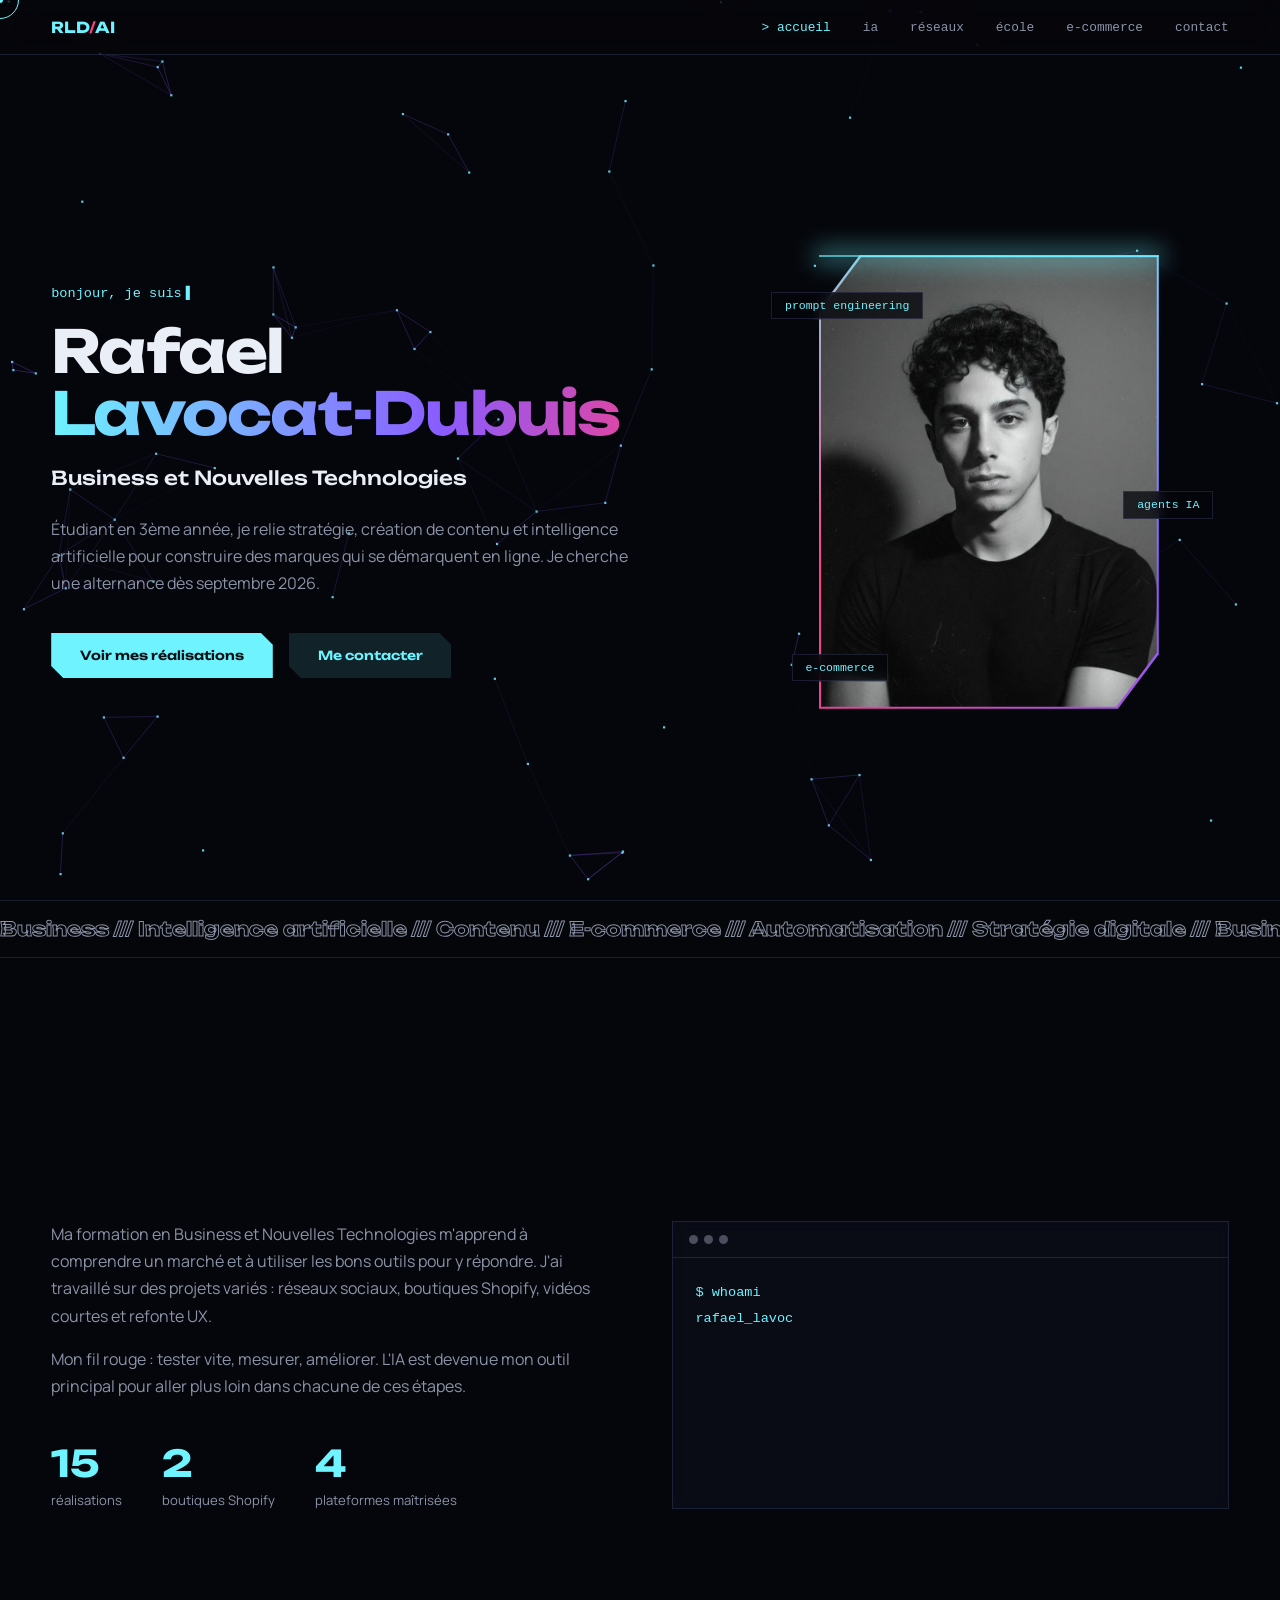
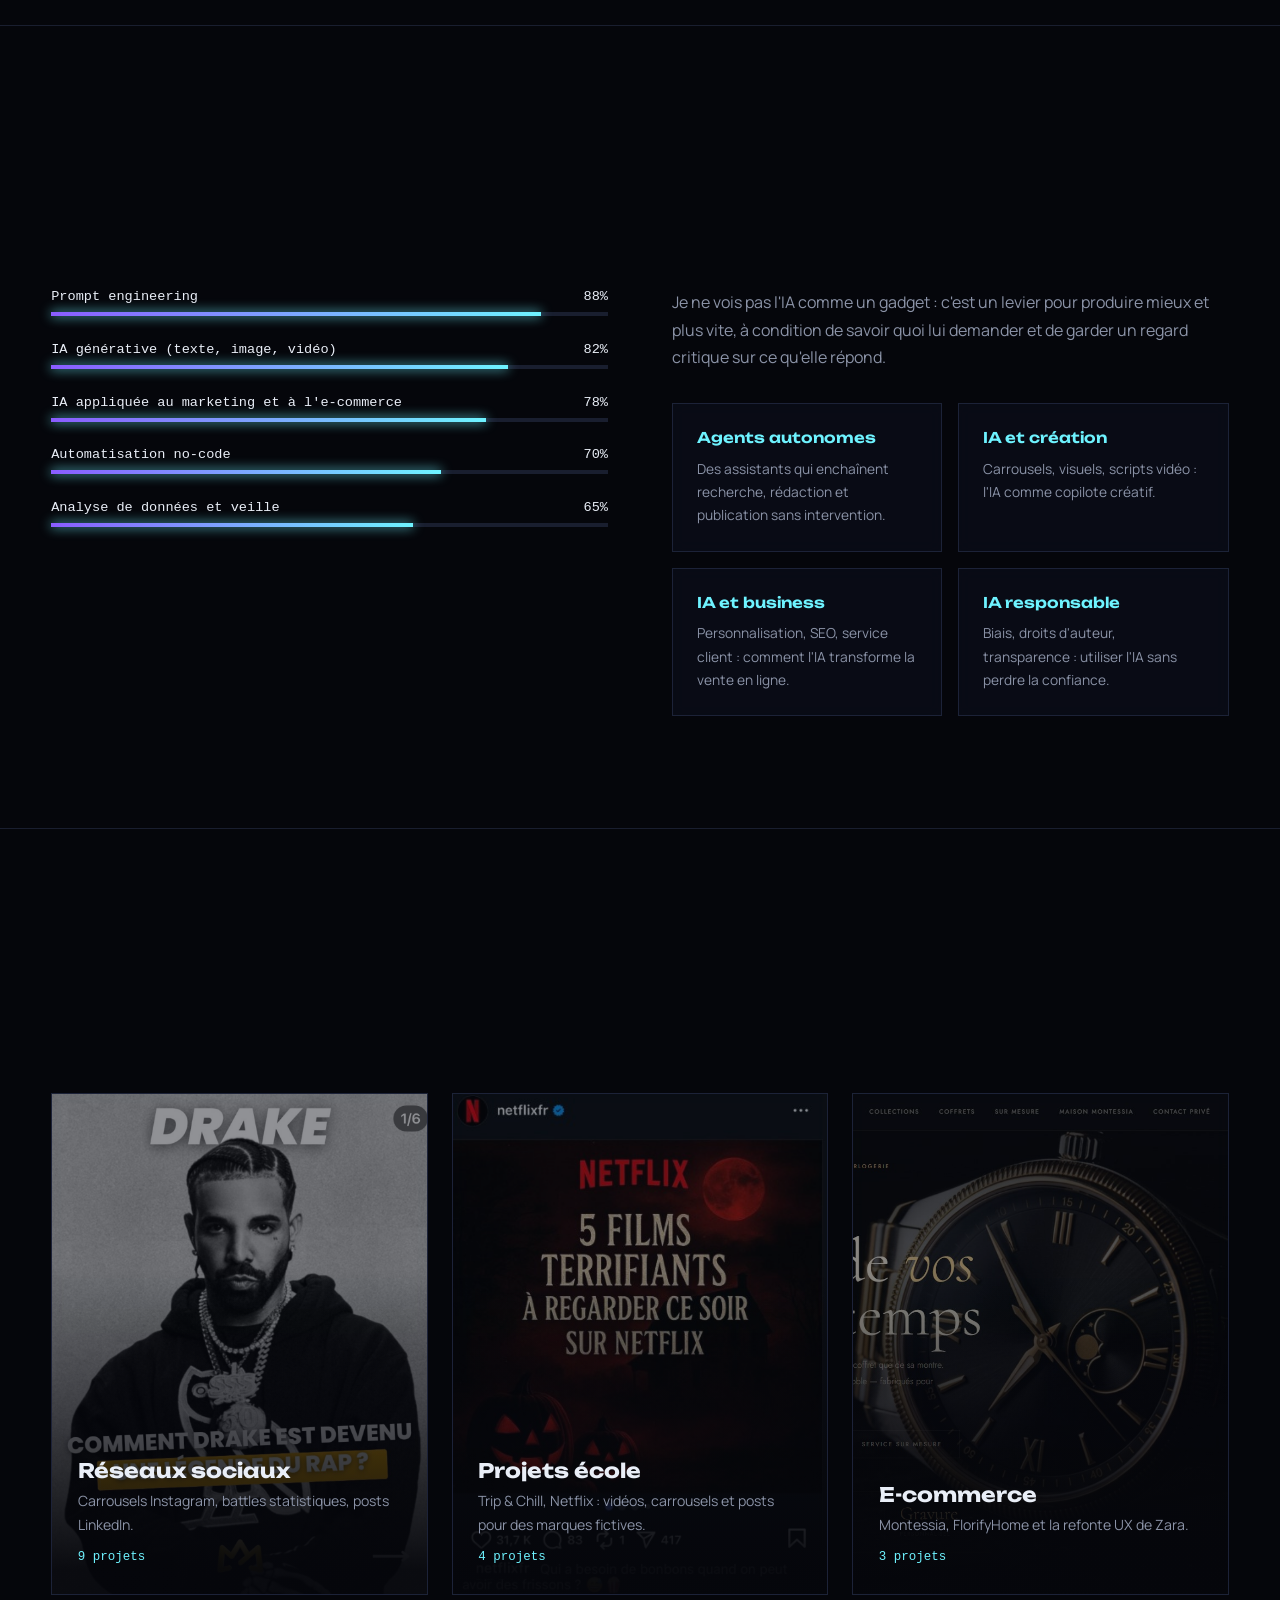
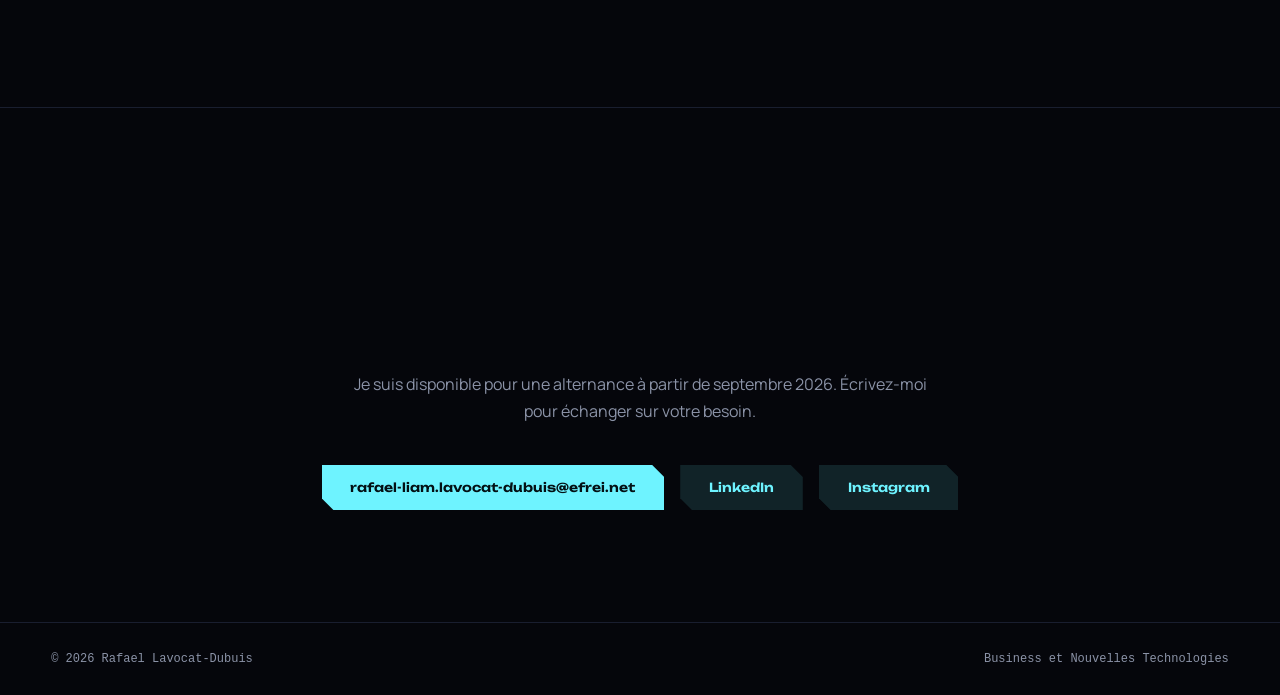
<file: index.html>
<!DOCTYPE html>
<html lang="fr">
<head>
<meta charset="UTF-8">
<meta name="viewport" content="width=device-width, initial-scale=1.0">
<title>Rafael Lavocat-Dubuis — Business et Nouvelles Technologies</title>
<meta name="description" content="Portfolio de Rafael Lavocat-Dubuis, étudiant en Business et Nouvelles Technologies : contenu, e-commerce et intelligence artificielle.">
<link href="https://fonts.googleapis.com/css2?family=Unbounded:wght@500;700&family=Manrope:wght@400;600&display=swap" rel="stylesheet">
<link rel="stylesheet" href="style.css">
</head>
<body>

<header class="hero">
  <div>
    <p class="prompt">bonjour, je suis</p>
    <h1 class="name">
      <span class="glitch" data-t="Rafael">Rafael</span>
      <span class="glitch g" data-t="Lavocat-Dubuis">Lavocat-Dubuis</span>
    </h1>
    <p class="role" data-decode>Business et Nouvelles Technologies</p>
    <p class="lead">Étudiant en 3ème année, je relie stratégie, création de contenu et intelligence artificielle pour construire des marques qui se démarquent en ligne. Je cherche une alternance dès septembre 2026.</p>
    <div class="cta">
      <a class="btn" href="#work">Voir mes réalisations</a>
      <a class="btn ghost" href="#contact">Me contacter</a>
    </div>
  </div>
  <div class="vis">
    <div class="frame"><img src="rafael-photo.jpg" alt="Rafael Lavocat-Dubuis"></div>
    <span class="chip k1">prompt engineering</span>
    <span class="chip k2">agents IA</span>
    <span class="chip k3">e-commerce</span>
  </div>
</header>

<div class="mq">Business /// Intelligence artificielle /// Contenu /// E-commerce /// Automatisation /// Stratégie digitale</div>

<section class="sec" id="about">
  <h2 class="h2 rv">Business d'un côté, technologie de l'autre.</h2>
  <div class="two">
    <div class="rv">
      <p class="lead">Ma formation en Business et Nouvelles Technologies m'apprend à comprendre un marché et à utiliser les bons outils pour y répondre. J'ai travaillé sur des projets variés : réseaux sociaux, boutiques Shopify, vidéos courtes et refonte UX.</p>
      <p class="lead" style="margin-top:1rem">Mon fil rouge : tester vite, mesurer, améliorer. L'IA est devenue mon outil principal pour aller plus loin dans chacune de ces étapes.</p>
      <div class="stats">
        <div><b data-count="all">0</b><small>réalisations</small></div>
        <div><b data-count="2">0</b><small>boutiques Shopify</small></div>
        <div><b data-count="4">0</b><small>plateformes maîtrisées</small></div>
      </div>
    </div>
    <div class="gl term rv"><div class="dots"><i></i><i></i><i></i></div><pre id="term"></pre></div>
  </div>
</section>

<section class="sec" id="ia" style="border-top:1px solid var(--ln)">
  <h2 class="h2 rv">Mes compétences en IA, et ce qui me passionne.</h2>
  <div class="two">
    <div>
      <div class="sk rv" style="--w:88%"><div><span>Prompt engineering</span><span>88%</span></div><div class="bar"><i></i></div></div>
      <div class="sk rv" style="--w:82%"><div><span>IA générative (texte, image, vidéo)</span><span>82%</span></div><div class="bar"><i></i></div></div>
      <div class="sk rv" style="--w:78%"><div><span>IA appliquée au marketing et à l'e-commerce</span><span>78%</span></div><div class="bar"><i></i></div></div>
      <div class="sk rv" style="--w:70%"><div><span>Automatisation no-code</span><span>70%</span></div><div class="bar"><i></i></div></div>
      <div class="sk rv" style="--w:65%"><div><span>Analyse de données et veille</span><span>65%</span></div><div class="bar"><i></i></div></div>
    </div>
    <div class="rv">
      <p class="lead">Je ne vois pas l'IA comme un gadget : c'est un levier pour produire mieux et plus vite, à condition de savoir quoi lui demander et de garder un regard critique sur ce qu'elle répond.</p>
      <div class="ints" style="margin-top:2rem">
        <div class="gl int" data-tilt><h3>Agents autonomes</h3><p>Des assistants qui enchaînent recherche, rédaction et publication sans intervention.</p></div>
        <div class="gl int" data-tilt><h3>IA et création</h3><p>Carrousels, visuels, scripts vidéo : l'IA comme copilote créatif.</p></div>
        <div class="gl int" data-tilt><h3>IA et business</h3><p>Personnalisation, SEO, service client : comment l'IA transforme la vente en ligne.</p></div>
        <div class="gl int" data-tilt><h3>IA responsable</h3><p>Biais, droits d'auteur, transparence : utiliser l'IA sans perdre la confiance.</p></div>
      </div>
    </div>
  </div>
</section>

<section class="sec" id="work" style="border-top:1px solid var(--ln)">
  <h2 class="h2 rv">Mes réalisations, triées par univers.</h2>
  <div class="portals">
    <a class="gl portal" data-tilt href="reseaux.html"><img src="drake.jpeg" alt=""><div><h3>Réseaux sociaux</h3><p>Carrousels Instagram, battles statistiques, posts LinkedIn.</p><span class="n" data-n="reseaux"></span></div></a>
    <a class="gl portal" data-tilt href="ecole.html"><img src="netflix.jpeg" alt=""><div><h3>Projets école</h3><p>Trip &amp; Chill, Netflix : vidéos, carrousels et posts pour des marques fictives.</p><span class="n" data-n="ecole"></span></div></a>
    <a class="gl portal" data-tilt href="ecommerce.html"><img src="montessia.jpeg" alt=""><div><h3>E-commerce</h3><p>Montessia, FlorifyHome et la refonte UX de Zara.</p><span class="n" data-n="ecommerce"></span></div></a>
  </div>
</section>

<section class="sec contact" id="contact">
  <h2 class="h2 rv">Construisons quelque chose ensemble.</h2>
  <p class="lead">Je suis disponible pour une alternance à partir de septembre 2026. Écrivez-moi pour échanger sur votre besoin.</p>
  <div class="cta">
    <a class="btn" href="mailto:rafael-liam.lavocat-dubuis@efrei.net">rafael-liam.lavocat-dubuis@efrei.net</a>
    <a class="btn ghost" href="https://www.linkedin.com/in/rafael-liam-lavocat-dubuis/" target="_blank" rel="noopener">LinkedIn</a>
    <a class="btn ghost" href="https://www.instagram.com/raf_ldu/" target="_blank" rel="noopener">Instagram</a>
  </div>
</section>

<script src="app.js"></script>
</body>
</html>
</file>
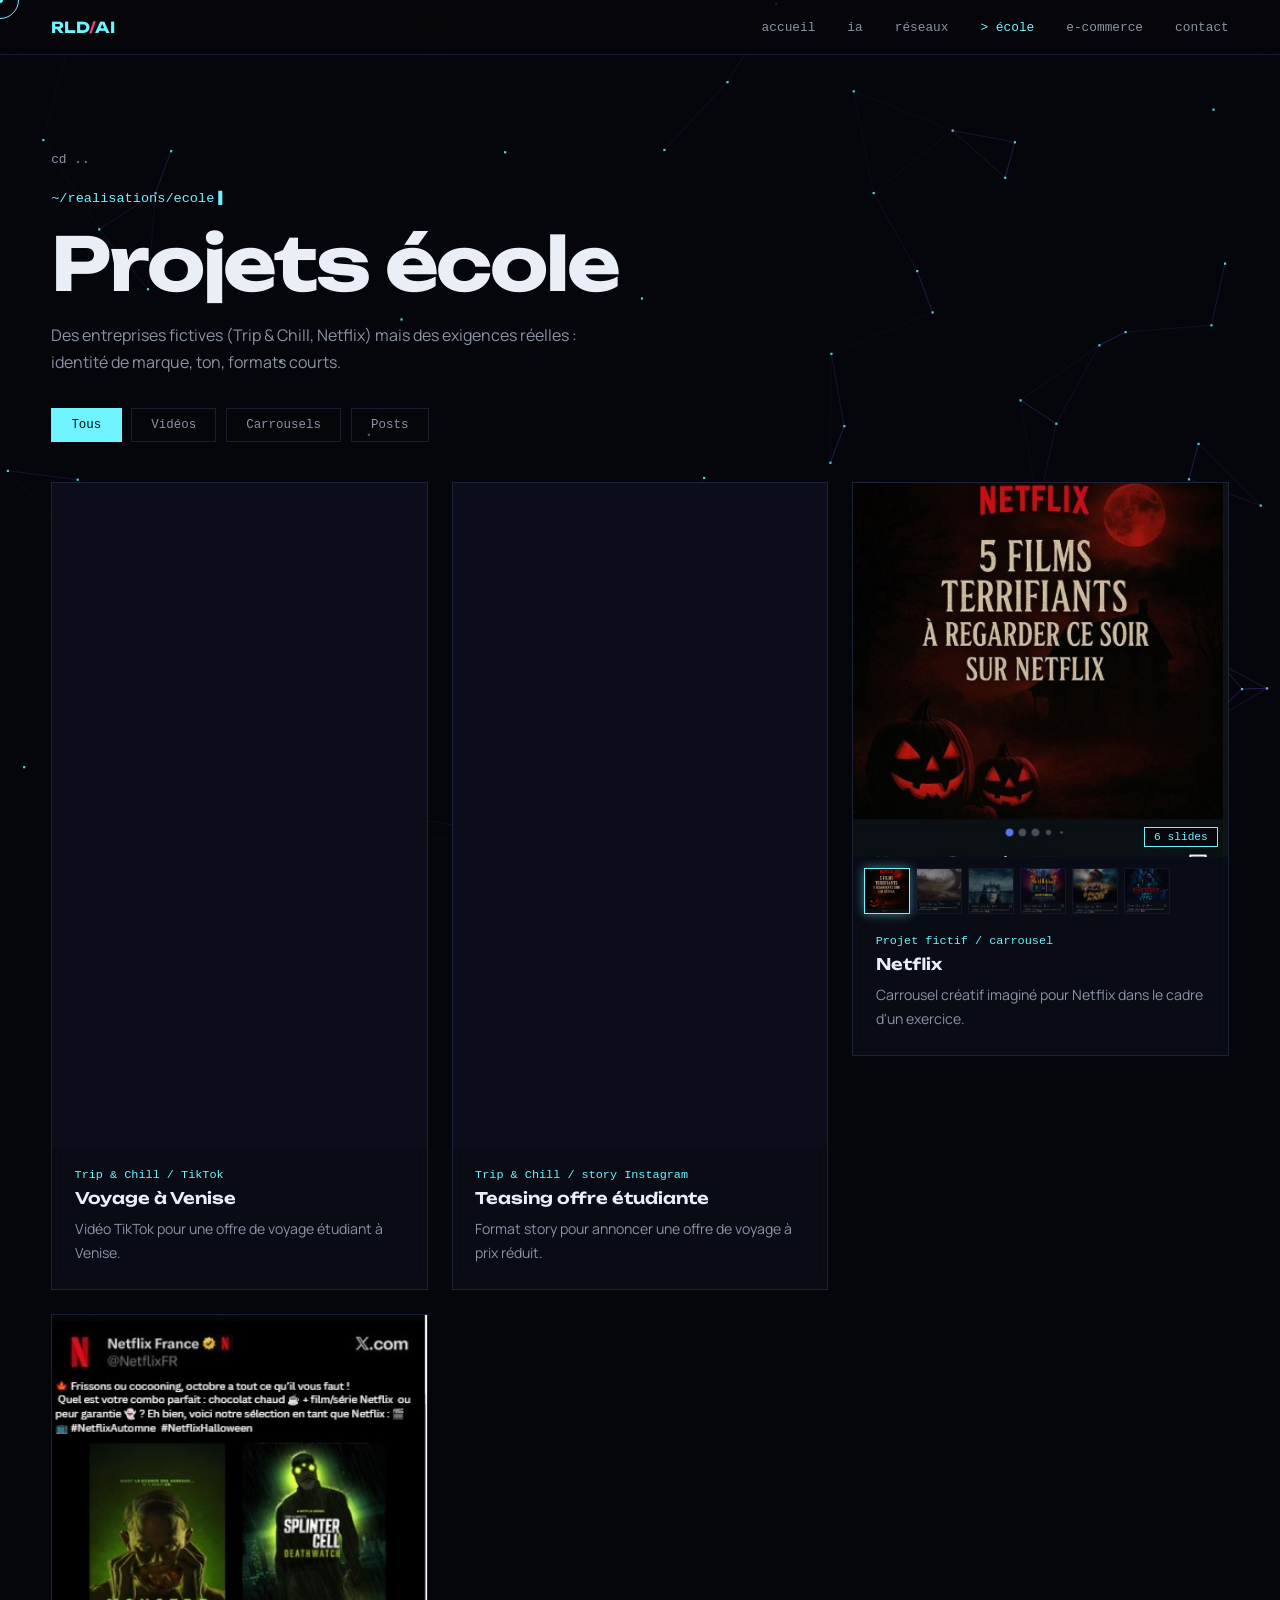
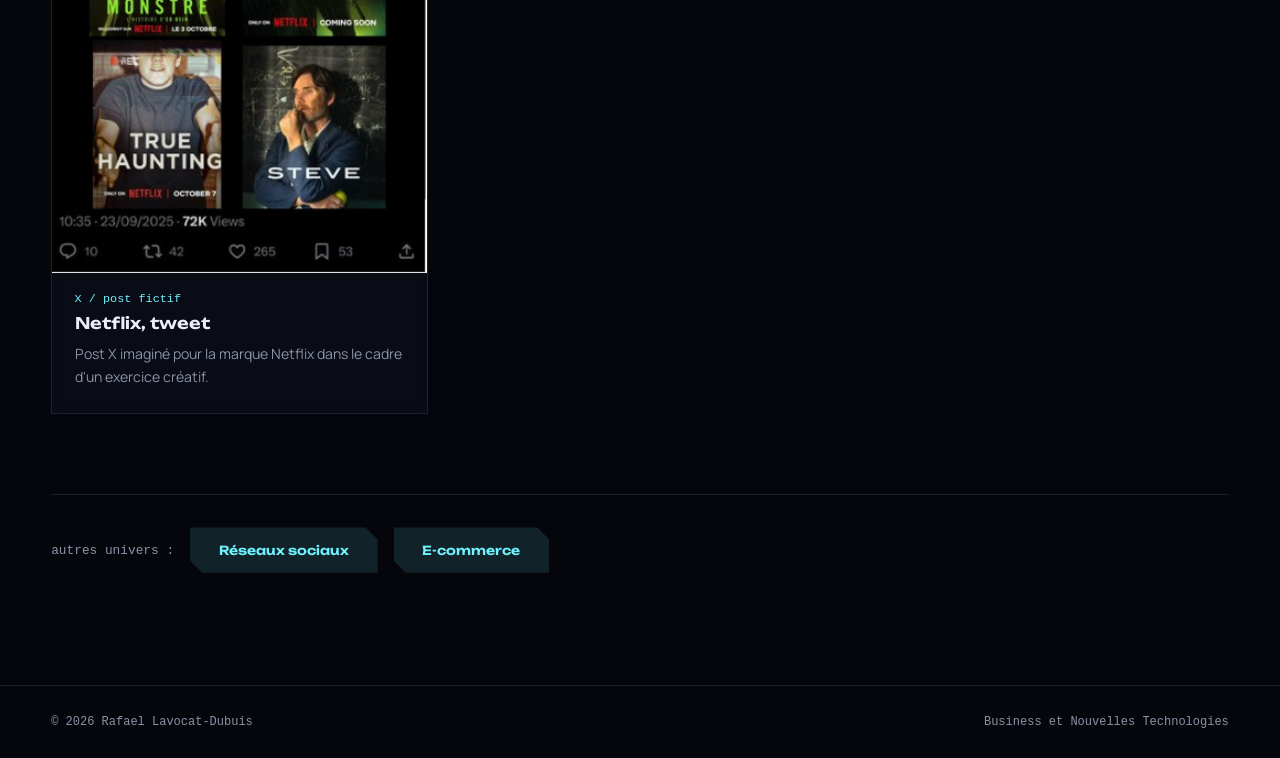
<file: ecole.html>
<!DOCTYPE html>
<html lang="fr">
<head>
<meta charset="UTF-8">
<meta name="viewport" content="width=device-width, initial-scale=1.0">
<title>Projets école — Rafael Lavocat-Dubuis</title>
<link href="https://fonts.googleapis.com/css2?family=Unbounded:wght@500;700&family=Manrope:wght@400;600&display=swap" rel="stylesheet">
<link rel="stylesheet" href="style.css">
</head>
<body data-cat="ecole">
<main id="main"></main>
<script src="app.js"></script>
</body>
</html>
</file>
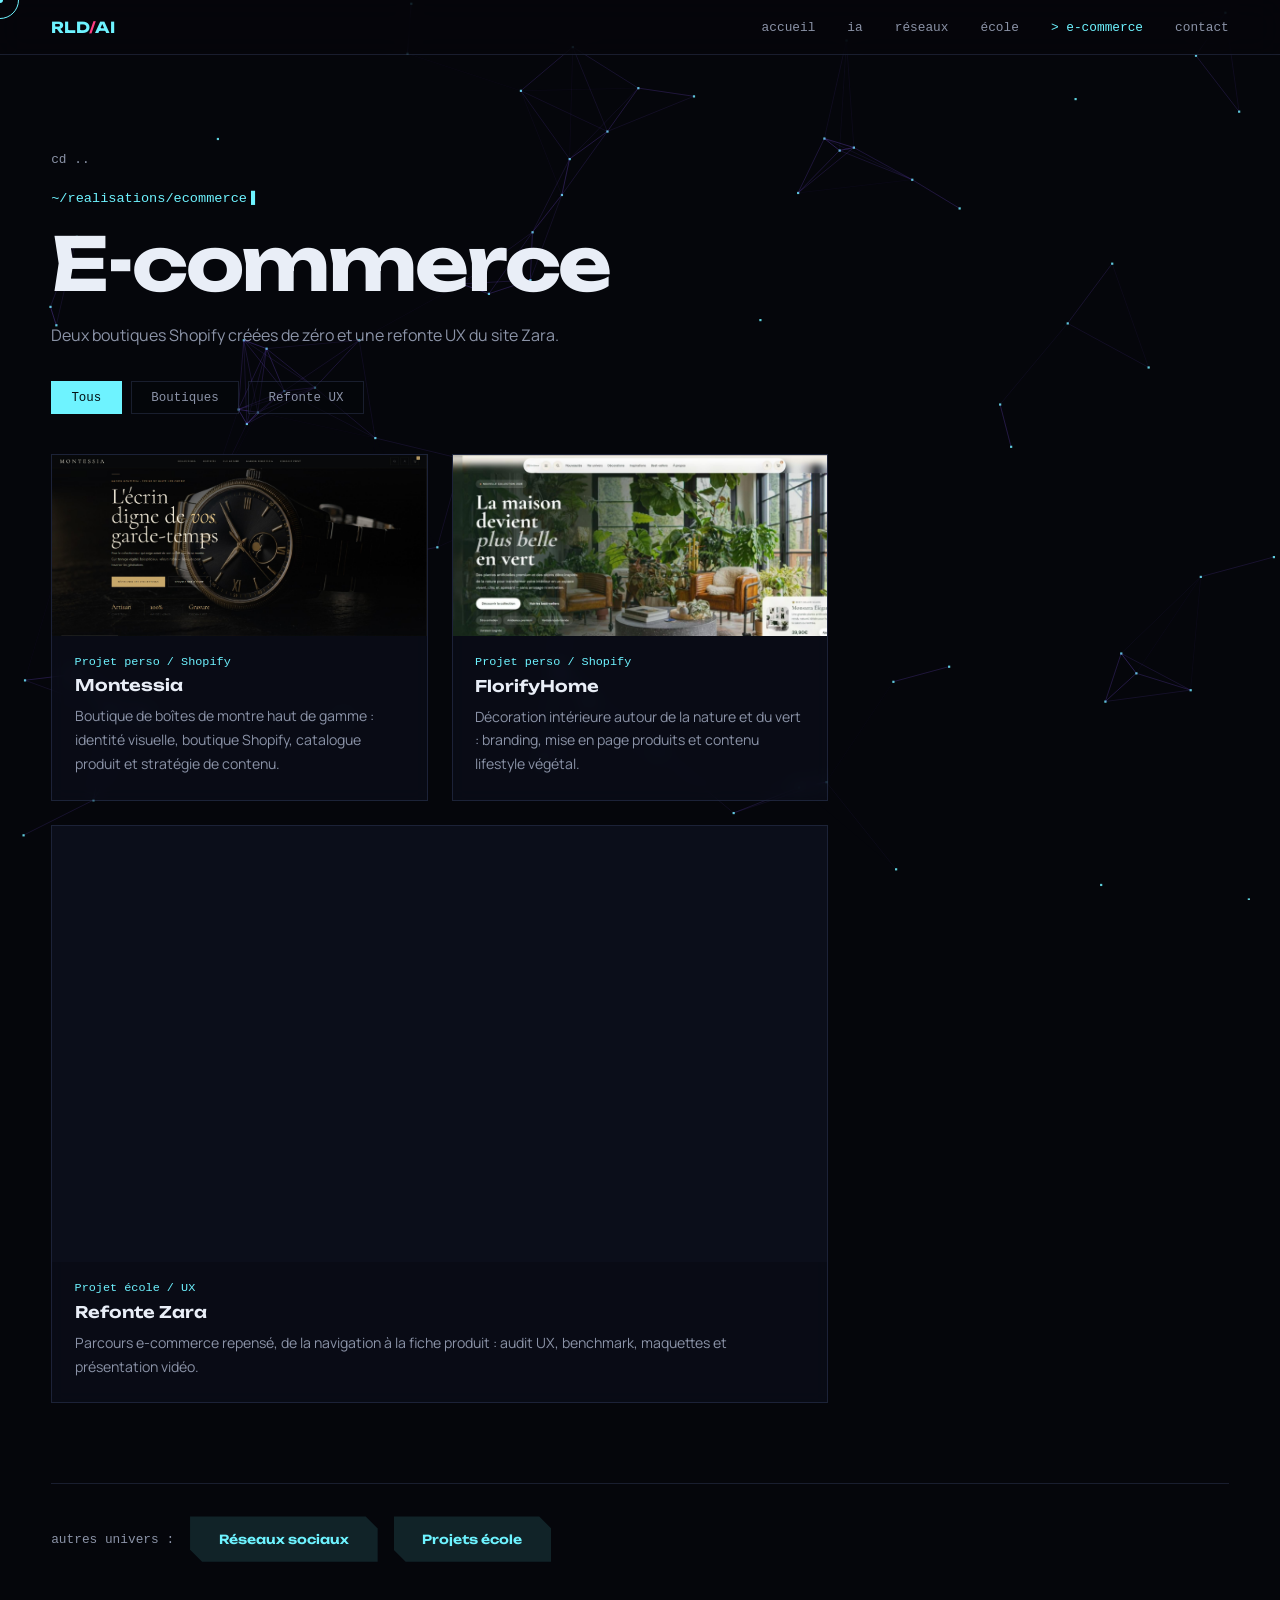
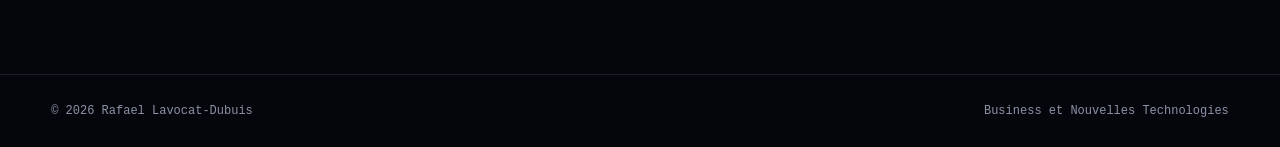
<file: ecommerce.html>
<!DOCTYPE html>
<html lang="fr">
<head>
<meta charset="UTF-8">
<meta name="viewport" content="width=device-width, initial-scale=1.0">
<title>E-commerce — Rafael Lavocat-Dubuis</title>
<link href="https://fonts.googleapis.com/css2?family=Unbounded:wght@500;700&family=Manrope:wght@400;600&display=swap" rel="stylesheet">
<link rel="stylesheet" href="style.css">
</head>
<body data-cat="ecommerce">
<main id="main"></main>
<script src="app.js"></script>
</body>
</html>
</file>
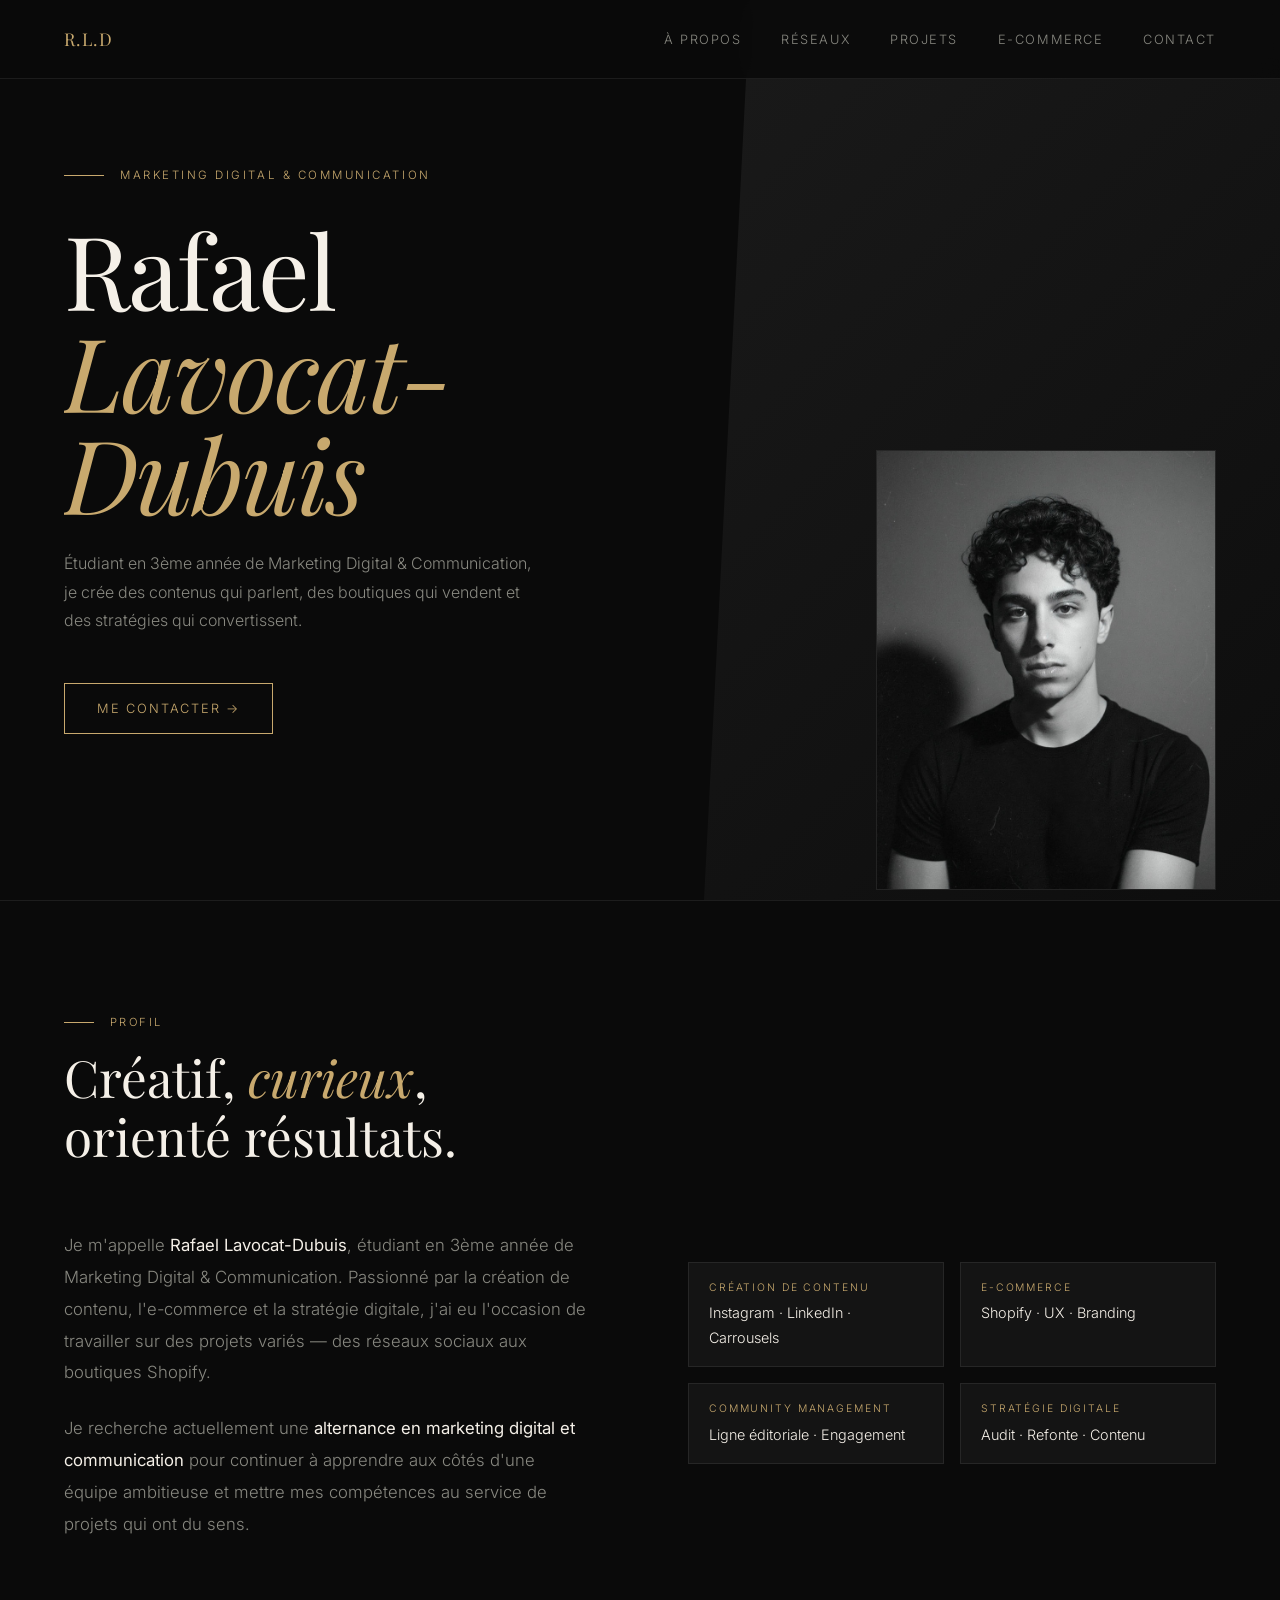
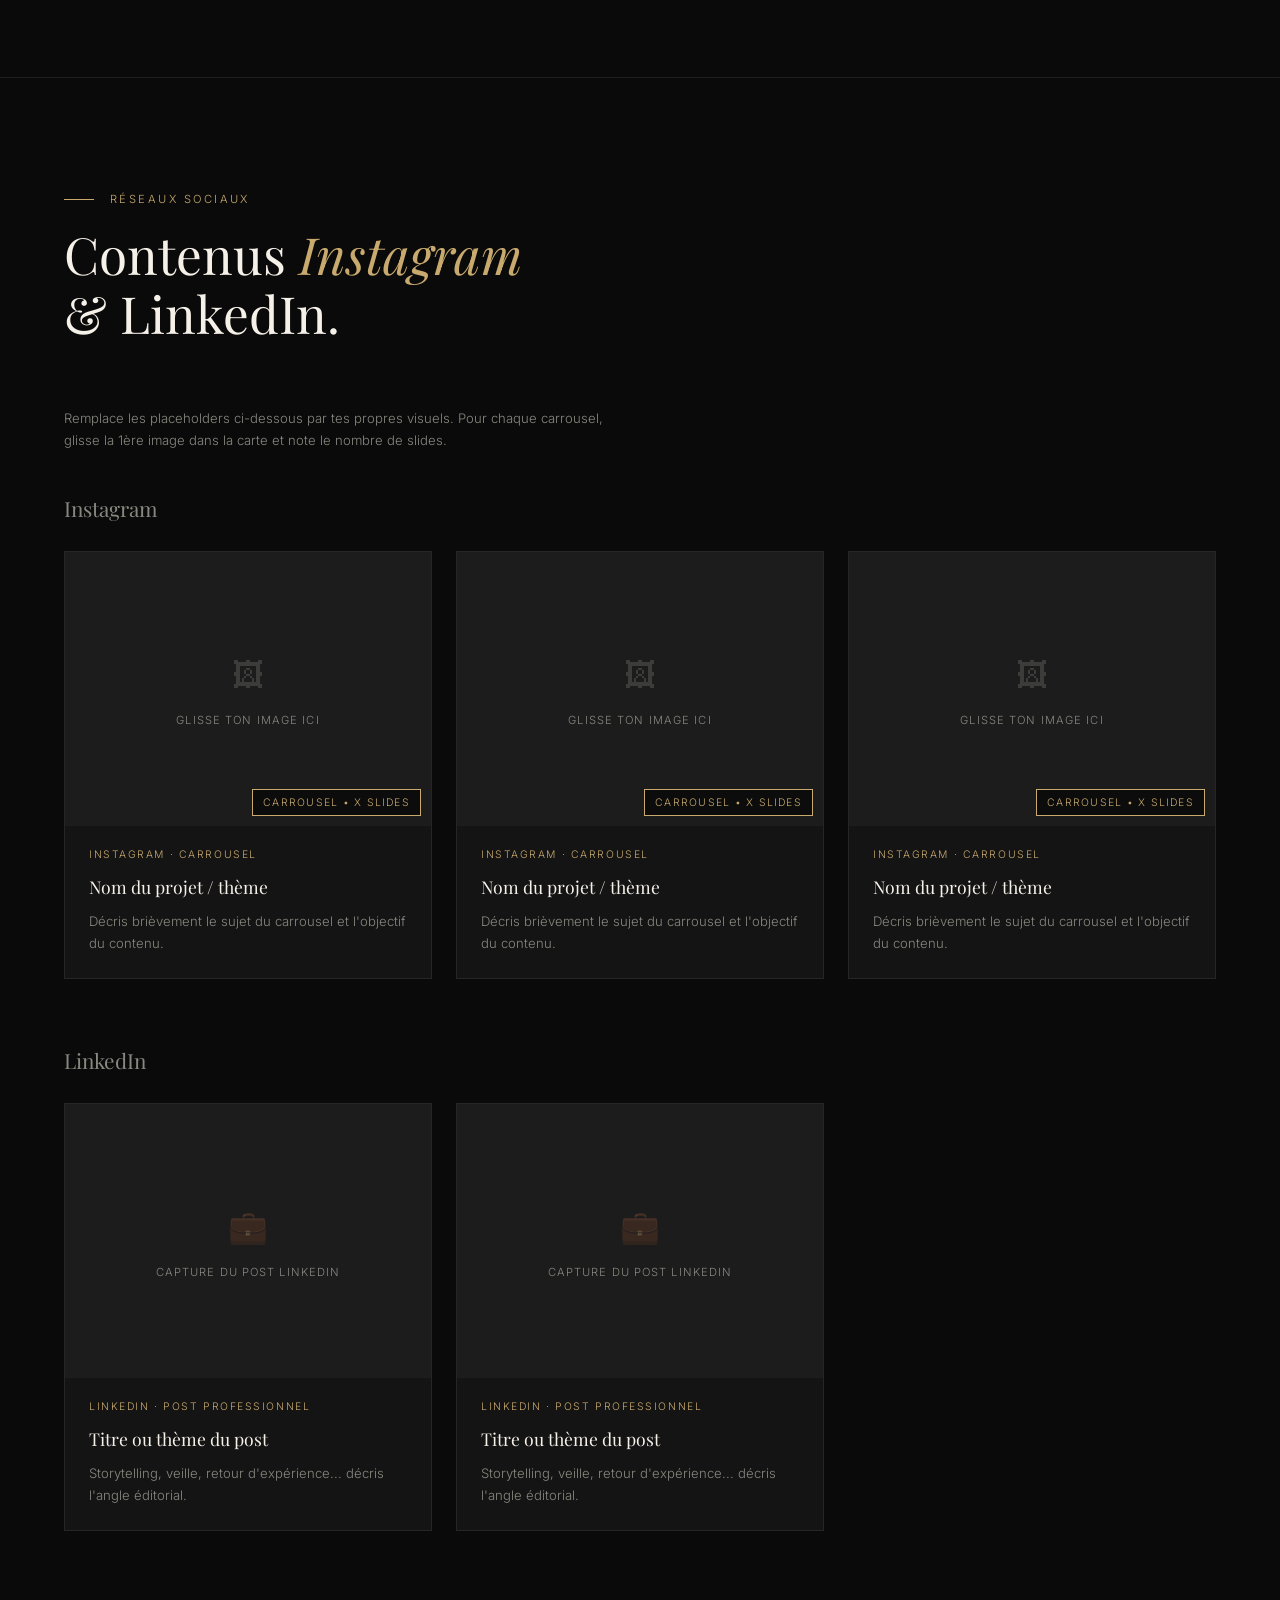
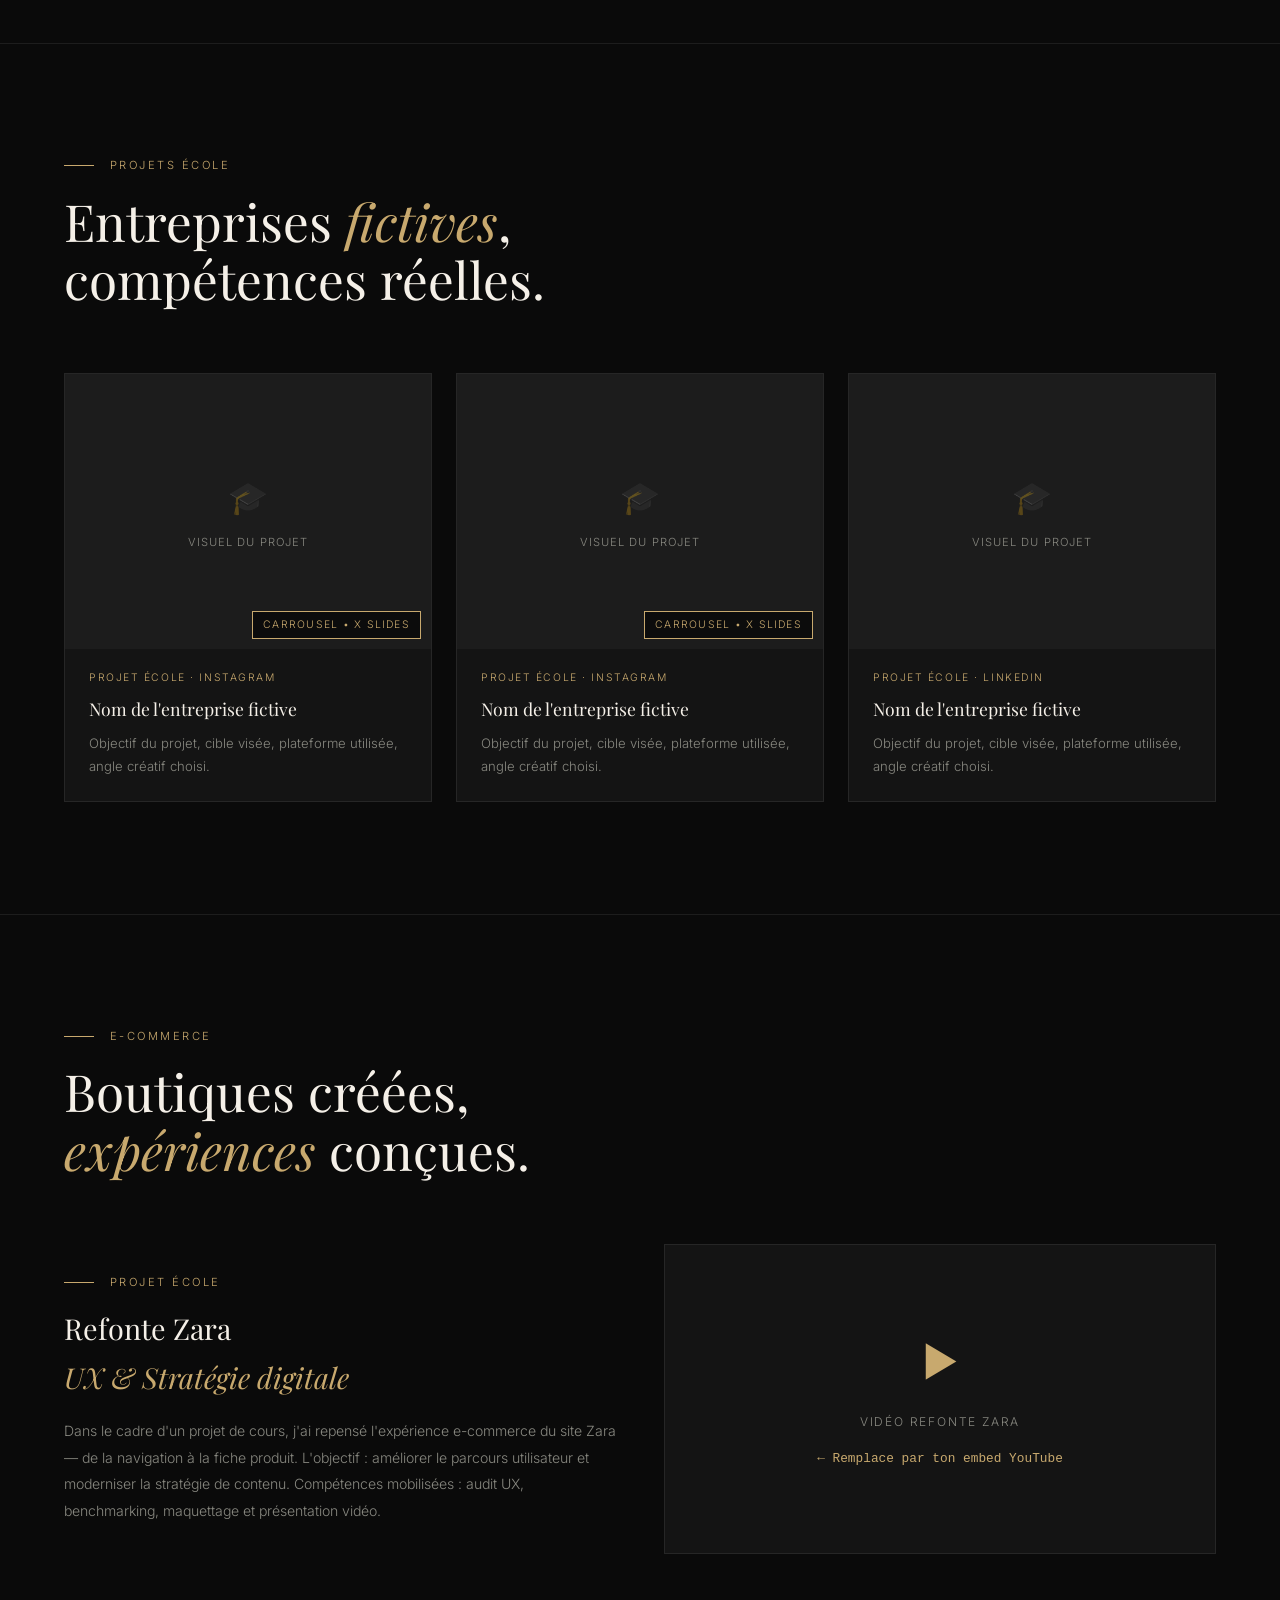
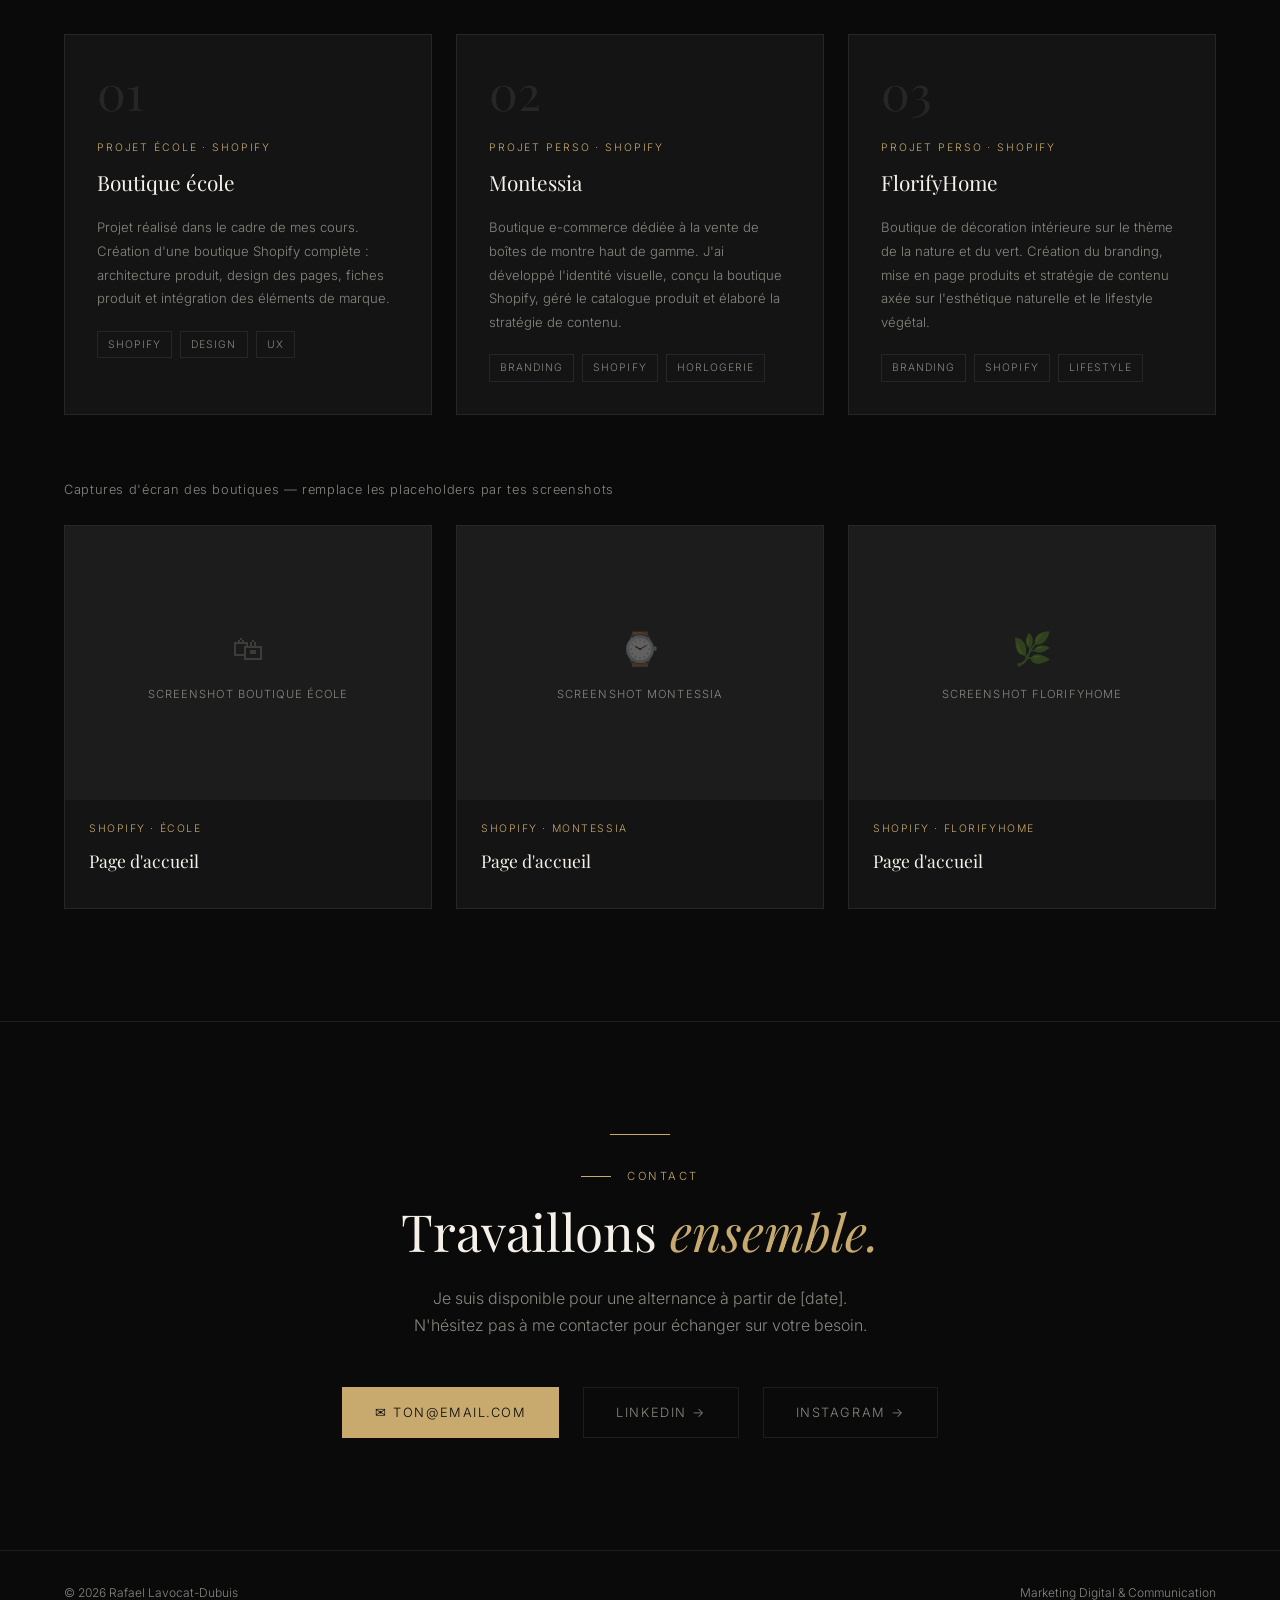
<file: index (1).html>
<!DOCTYPE html>
<html lang="fr">
<head>
<meta charset="UTF-8">
<meta name="viewport" content="width=device-width, initial-scale=1.0">
<title>Rafael Lavocat-Dubuis — Portfolio</title>
<link href="https://fonts.googleapis.com/css2?family=Playfair+Display:ital,wght@0,400;0,500;0,700;1,400&family=Inter:wght@300;400;500&display=swap" rel="stylesheet">
<style>
  *, *::before, *::after { box-sizing: border-box; margin: 0; padding: 0; }

  :root {
    --bg: #0A0A0A;
    --bg-card: #141414;
    --bg-card2: #1C1C1C;
    --text: #F5F0E8;
    --text-muted: #888880;
    --gold: #C8A96E;
    --gold-light: #E2C99A;
    --border: rgba(255,255,255,0.08);
    --font-display: 'Playfair Display', serif;
    --font-body: 'Inter', sans-serif;
  }

  html { scroll-behavior: smooth; }

  body {
    background: var(--bg);
    color: var(--text);
    font-family: var(--font-body);
    font-weight: 300;
    line-height: 1.7;
    overflow-x: hidden;
  }

  /* NAV */
  nav {
    position: fixed; top: 0; left: 0; right: 0;
    z-index: 100;
    display: flex; align-items: center; justify-content: space-between;
    padding: 1.5rem 4rem;
    background: rgba(10,10,10,0.85);
    backdrop-filter: blur(12px);
    border-bottom: 1px solid var(--border);
  }
  .nav-logo {
    font-family: var(--font-display);
    font-size: 1.1rem;
    letter-spacing: 0.08em;
    color: var(--gold);
  }
  .nav-links { display: flex; gap: 2.5rem; list-style: none; }
  .nav-links a {
    color: var(--text-muted);
    text-decoration: none;
    font-size: 0.8rem;
    letter-spacing: 0.12em;
    text-transform: uppercase;
    transition: color 0.3s;
  }
  .nav-links a:hover { color: var(--text); }

  /* HERO */
  .hero {
    min-height: 100vh;
    display: flex; align-items: center;
    padding: 0 4rem;
    position: relative;
    overflow: hidden;
  }
  .hero::before {
    content: '';
    position: absolute; top: 0; right: 0;
    width: 45%; height: 100%;
    background: linear-gradient(135deg, #1a1a1a 0%, #0d0d0d 100%);
    clip-path: polygon(8% 0, 100% 0, 100% 100%, 0% 100%);
  }
  .hero-content { position: relative; z-index: 1; max-width: 640px; }
  .hero-eyebrow {
    font-size: 0.72rem;
    letter-spacing: 0.22em;
    text-transform: uppercase;
    color: var(--gold);
    margin-bottom: 2rem;
    display: flex; align-items: center; gap: 1rem;
  }
  .hero-eyebrow::before {
    content: '';
    display: block; width: 40px; height: 1px;
    background: var(--gold);
  }
  .hero-name {
    font-family: var(--font-display);
    font-size: clamp(3.5rem, 8vw, 7rem);
    font-weight: 400;
    line-height: 1.0;
    letter-spacing: -0.02em;
    margin-bottom: 1.5rem;
    overflow: hidden;
  }
  .hero-name span { display: block; }
  .hero-name .last { font-style: italic; color: var(--gold); font-weight: 400; }
  .hero-sub {
    font-size: 1rem;
    color: var(--text-muted);
    font-weight: 300;
    line-height: 1.8;
    margin-bottom: 3rem;
    max-width: 480px;
  }
  .hero-cta {
    display: inline-flex; align-items: center; gap: 0.75rem;
    padding: 0.85rem 2rem;
    border: 1px solid var(--gold);
    color: var(--gold);
    text-decoration: none;
    font-size: 0.8rem;
    letter-spacing: 0.14em;
    text-transform: uppercase;
    transition: all 0.3s;
  }
  .hero-cta:hover { background: var(--gold); color: var(--bg); }
  .hero-img {
    position: absolute; right: 4rem; top: 50%;
    transform: translateY(-50%);
    width: 340px; height: 440px;
    object-fit: cover;
    filter: grayscale(20%);
    border: 1px solid var(--border);
    z-index: 2;
  }

  /* SECTIONS */
  section { padding: 7rem 4rem; }
  .section-eyebrow {
    font-size: 0.7rem;
    letter-spacing: 0.22em;
    text-transform: uppercase;
    color: var(--gold);
    margin-bottom: 1rem;
    display: flex; align-items: center; gap: 1rem;
  }
  .section-eyebrow::before {
    content: ''; display: block;
    width: 30px; height: 1px;
    background: var(--gold);
  }
  .section-title {
    font-family: var(--font-display);
    font-size: clamp(2rem, 4vw, 3.2rem);
    font-weight: 400;
    line-height: 1.15;
    margin-bottom: 4rem;
  }
  .section-title em { font-style: italic; color: var(--gold); }

  /* ABOUT */
  .about { border-top: 1px solid var(--border); }
  .about-grid {
    display: grid;
    grid-template-columns: 1fr 1fr;
    gap: 6rem;
    align-items: start;
  }
  .about-text p {
    font-size: 1.05rem;
    color: var(--text-muted);
    line-height: 1.9;
    margin-bottom: 1.5rem;
  }
  .about-text p strong { color: var(--text); font-weight: 400; }
  .skills-grid {
    display: grid;
    grid-template-columns: 1fr 1fr;
    gap: 1rem;
    margin-top: 2rem;
  }
  .skill-item {
    padding: 1rem 1.25rem;
    border: 1px solid var(--border);
    background: var(--bg-card);
  }
  .skill-item .label {
    font-size: 0.65rem;
    letter-spacing: 0.18em;
    text-transform: uppercase;
    color: var(--gold);
    margin-bottom: 0.3rem;
  }
  .skill-item .value {
    font-size: 0.9rem;
    color: var(--text);
  }

  /* PROJECTS GRID */
  .projects-grid {
    display: grid;
    grid-template-columns: repeat(auto-fill, minmax(320px, 1fr));
    gap: 1.5rem;
  }
  .project-card {
    background: var(--bg-card);
    border: 1px solid var(--border);
    overflow: hidden;
    transition: border-color 0.3s, transform 0.3s;
    cursor: pointer;
  }
  .project-card:hover {
    border-color: var(--gold);
    transform: translateY(-4px);
  }
  .project-card-img {
    width: 100%; aspect-ratio: 4/3;
    background: var(--bg-card2);
    display: flex; align-items: center; justify-content: center;
    overflow: hidden;
    position: relative;
  }
  .project-card-img img {
    width: 100%; height: 100%;
    object-fit: cover;
    transition: transform 0.5s;
  }
  .project-card:hover .project-card-img img { transform: scale(1.04); }
  .carousel-badge {
    position: absolute; bottom: 10px; right: 10px;
    background: rgba(10,10,10,0.85);
    border: 1px solid var(--gold);
    color: var(--gold);
    font-size: 0.65rem;
    letter-spacing: 0.12em;
    padding: 4px 10px;
    text-transform: uppercase;
  }
  .placeholder-img {
    width: 100%; height: 100%;
    display: flex; flex-direction: column;
    align-items: center; justify-content: center;
    gap: 0.5rem;
  }
  .placeholder-img .pi-icon {
    font-size: 2rem; color: var(--text-muted); opacity: 0.3;
  }
  .placeholder-img .pi-text {
    font-size: 0.7rem; color: var(--text-muted);
    letter-spacing: 0.1em; text-transform: uppercase;
  }
  .project-card-body { padding: 1.25rem 1.5rem 1.5rem; }
  .project-card-tag {
    font-size: 0.65rem;
    letter-spacing: 0.15em;
    text-transform: uppercase;
    color: var(--gold);
    margin-bottom: 0.5rem;
  }
  .project-card-title {
    font-family: var(--font-display);
    font-size: 1.1rem;
    font-weight: 400;
    margin-bottom: 0.5rem;
    color: var(--text);
  }
  .project-card-desc {
    font-size: 0.82rem;
    color: var(--text-muted);
    line-height: 1.7;
  }

  /* VIDEO */
  .video-wrapper {
    position: relative;
    width: 100%;
    aspect-ratio: 16/9;
    background: var(--bg-card);
    border: 1px solid var(--border);
    overflow: hidden;
  }
  .video-wrapper iframe {
    width: 100%; height: 100%;
    border: none;
  }
  .video-placeholder {
    width: 100%; height: 100%;
    display: flex; flex-direction: column;
    align-items: center; justify-content: center;
    gap: 1rem;
  }
  .video-placeholder .vp-label {
    font-size: 0.75rem;
    letter-spacing: 0.15em;
    text-transform: uppercase;
    color: var(--text-muted);
  }
  .video-placeholder .vp-url {
    font-size: 0.8rem;
    color: var(--gold);
    font-family: monospace;
  }

  /* ECOMMERCE */
  .ecom-grid {
    display: grid;
    grid-template-columns: 1fr 1fr 1fr;
    gap: 1.5rem;
    margin-bottom: 4rem;
  }
  .ecom-card {
    background: var(--bg-card);
    border: 1px solid var(--border);
    padding: 2rem;
    transition: border-color 0.3s;
  }
  .ecom-card:hover { border-color: var(--gold); }
  .ecom-card .ec-num {
    font-family: var(--font-display);
    font-size: 3rem;
    font-weight: 400;
    color: var(--border);
    line-height: 1;
    margin-bottom: 1.5rem;
  }
  .ecom-card .ec-tag {
    font-size: 0.65rem;
    letter-spacing: 0.18em;
    text-transform: uppercase;
    color: var(--gold);
    margin-bottom: 0.5rem;
  }
  .ecom-card .ec-title {
    font-family: var(--font-display);
    font-size: 1.3rem;
    font-weight: 400;
    margin-bottom: 1rem;
    color: var(--text);
  }
  .ecom-card .ec-desc {
    font-size: 0.82rem;
    color: var(--text-muted);
    line-height: 1.8;
  }
  .ecom-card .ec-pills {
    display: flex; flex-wrap: wrap; gap: 0.5rem;
    margin-top: 1.25rem;
  }
  .ec-pill {
    font-size: 0.65rem;
    letter-spacing: 0.1em;
    text-transform: uppercase;
    padding: 4px 10px;
    border: 1px solid var(--border);
    color: var(--text-muted);
  }

  /* CONTACT */
  .contact {
    border-top: 1px solid var(--border);
    text-align: center;
  }
  .contact .section-title { margin-bottom: 1.5rem; }
  .contact-sub {
    font-size: 1rem;
    color: var(--text-muted);
    max-width: 480px;
    margin: 0 auto 3rem;
  }
  .contact-links {
    display: flex; justify-content: center; gap: 1.5rem;
    flex-wrap: wrap;
  }
  .contact-link {
    display: inline-flex; align-items: center; gap: 0.5rem;
    padding: 0.85rem 2rem;
    border: 1px solid var(--border);
    color: var(--text-muted);
    text-decoration: none;
    font-size: 0.8rem;
    letter-spacing: 0.12em;
    text-transform: uppercase;
    transition: all 0.3s;
  }
  .contact-link:hover { border-color: var(--gold); color: var(--gold); }
  .contact-link.primary {
    background: var(--gold);
    border-color: var(--gold);
    color: var(--bg);
  }
  .contact-link.primary:hover { background: var(--gold-light); border-color: var(--gold-light); }

  /* FOOTER */
  footer {
    padding: 2rem 4rem;
    border-top: 1px solid var(--border);
    display: flex; justify-content: space-between; align-items: center;
  }
  footer p { font-size: 0.75rem; color: var(--text-muted); }

  /* DIVIDER */
  .gold-line {
    width: 60px; height: 1px;
    background: var(--gold);
    margin: 0 auto 2rem;
  }

  /* ANIMATION */
  @keyframes fadeUp {
    from { opacity: 0; transform: translateY(30px); }
    to { opacity: 1; transform: translateY(0); }
  }
  .fade-up { animation: fadeUp 0.8s ease forwards; }
  .delay-1 { animation-delay: 0.2s; opacity: 0; }
  .delay-2 { animation-delay: 0.4s; opacity: 0; }
  .delay-3 { animation-delay: 0.6s; opacity: 0; }
  .delay-4 { animation-delay: 0.8s; opacity: 0; }

  @media (max-width: 900px) {
    nav { padding: 1.2rem 2rem; }
    .nav-links { gap: 1.5rem; }
    section { padding: 5rem 2rem; }
    .hero { padding: 0 2rem; min-height: auto; padding-top: 8rem; padding-bottom: 4rem; flex-direction: column; }
    .hero::before { display: none; }
    .hero-img { position: static; transform: none; width: 100%; height: 320px; margin-bottom: 3rem; }
    .about-grid { grid-template-columns: 1fr; gap: 3rem; }
    .ecom-grid { grid-template-columns: 1fr; }
    footer { flex-direction: column; gap: 1rem; text-align: center; }
  }
</style>
</head>
<body>

<!-- NAV -->
<nav>
  <div class="nav-logo">R.L.D</div>
  <ul class="nav-links">
    <li><a href="#about">À propos</a></li>
    <li><a href="#social">Réseaux</a></li>
    <li><a href="#projets">Projets</a></li>
    <li><a href="#ecommerce">E-commerce</a></li>
    <li><a href="#contact">Contact</a></li>
  </ul>
</nav>

<!-- HERO -->
<section class="hero">
  <img class="hero-img fade-up" src="rafael-photo.jpg" alt="Rafael Lavocat-Dubuis">
  <div class="hero-content">
    <div class="hero-eyebrow fade-up delay-1">Marketing Digital & Communication</div>
    <h1 class="hero-name fade-up delay-2">
      <span>Rafael</span>
      <span class="last">Lavocat-Dubuis</span>
    </h1>
    <p class="hero-sub fade-up delay-3">
      Étudiant en 3ème année de Marketing Digital & Communication,
      je crée des contenus qui parlent, des boutiques qui vendent
      et des stratégies qui convertissent.
    </p>
    <a href="#contact" class="hero-cta fade-up delay-4">Me contacter →</a>
  </div>
</section>

<!-- ABOUT -->
<section class="about" id="about">
  <div class="section-eyebrow">Profil</div>
  <h2 class="section-title">Créatif, <em>curieux</em>,<br>orienté résultats.</h2>
  <div class="about-grid">
    <div class="about-text">
      <p>
        Je m'appelle <strong>Rafael Lavocat-Dubuis</strong>, étudiant en 3ème année de 
        Marketing Digital & Communication. Passionné par la création de contenu, 
        l'e-commerce et la stratégie digitale, j'ai eu l'occasion de travailler 
        sur des projets variés — des réseaux sociaux aux boutiques Shopify.
      </p>
      <p>
        Je recherche actuellement une <strong>alternance en marketing digital et communication</strong>
        pour continuer à apprendre aux côtés d'une équipe ambitieuse et mettre
        mes compétences au service de projets qui ont du sens.
      </p>
    </div>
    <div class="skills-grid">
      <div class="skill-item">
        <div class="label">Création de contenu</div>
        <div class="value">Instagram · LinkedIn · Carrousels</div>
      </div>
      <div class="skill-item">
        <div class="label">E-commerce</div>
        <div class="value">Shopify · UX · Branding</div>
      </div>
      <div class="skill-item">
        <div class="label">Community Management</div>
        <div class="value">Ligne éditoriale · Engagement</div>
      </div>
      <div class="skill-item">
        <div class="label">Stratégie digitale</div>
        <div class="value">Audit · Refonte · Contenu</div>
      </div>
    </div>
  </div>
</section>

<!-- RESEAUX SOCIAUX -->
<section id="social" style="border-top: 1px solid var(--border);">
  <div class="section-eyebrow">Réseaux sociaux</div>
  <h2 class="section-title">Contenus <em>Instagram</em><br>& LinkedIn.</h2>

  <p style="font-size:0.82rem;color:var(--text-muted);margin-bottom:2.5rem;max-width:560px;">
    Remplace les placeholders ci-dessous par tes propres visuels. Pour chaque carrousel, 
    glisse la 1ère image dans la carte et note le nombre de slides.
  </p>

  <!-- INSTAGRAM -->
  <h3 style="font-family:var(--font-display);font-size:1.3rem;font-weight:400;margin-bottom:1.5rem;color:var(--text-muted);">Instagram</h3>
  <div class="projects-grid" style="margin-bottom:4rem;">

    <div class="project-card">
      <div class="project-card-img">
        <div class="placeholder-img">
          <div class="pi-icon">🖼</div>
          <div class="pi-text">Glisse ton image ici</div>
        </div>
        <div class="carousel-badge">Carrousel • X slides</div>
      </div>
      <div class="project-card-body">
        <div class="project-card-tag">Instagram · Carrousel</div>
        <div class="project-card-title">Nom du projet / thème</div>
        <div class="project-card-desc">Décris brièvement le sujet du carrousel et l'objectif du contenu.</div>
      </div>
    </div>

    <div class="project-card">
      <div class="project-card-img">
        <div class="placeholder-img">
          <div class="pi-icon">🖼</div>
          <div class="pi-text">Glisse ton image ici</div>
        </div>
        <div class="carousel-badge">Carrousel • X slides</div>
      </div>
      <div class="project-card-body">
        <div class="project-card-tag">Instagram · Carrousel</div>
        <div class="project-card-title">Nom du projet / thème</div>
        <div class="project-card-desc">Décris brièvement le sujet du carrousel et l'objectif du contenu.</div>
      </div>
    </div>

    <div class="project-card">
      <div class="project-card-img">
        <div class="placeholder-img">
          <div class="pi-icon">🖼</div>
          <div class="pi-text">Glisse ton image ici</div>
        </div>
        <div class="carousel-badge">Carrousel • X slides</div>
      </div>
      <div class="project-card-body">
        <div class="project-card-tag">Instagram · Carrousel</div>
        <div class="project-card-title">Nom du projet / thème</div>
        <div class="project-card-desc">Décris brièvement le sujet du carrousel et l'objectif du contenu.</div>
      </div>
    </div>

  </div>

  <!-- LINKEDIN -->
  <h3 style="font-family:var(--font-display);font-size:1.3rem;font-weight:400;margin-bottom:1.5rem;color:var(--text-muted);">LinkedIn</h3>
  <div class="projects-grid">

    <div class="project-card">
      <div class="project-card-img">
        <div class="placeholder-img">
          <div class="pi-icon">💼</div>
          <div class="pi-text">Capture du post LinkedIn</div>
        </div>
      </div>
      <div class="project-card-body">
        <div class="project-card-tag">LinkedIn · Post professionnel</div>
        <div class="project-card-title">Titre ou thème du post</div>
        <div class="project-card-desc">Storytelling, veille, retour d'expérience... décris l'angle éditorial.</div>
      </div>
    </div>

    <div class="project-card">
      <div class="project-card-img">
        <div class="placeholder-img">
          <div class="pi-icon">💼</div>
          <div class="pi-text">Capture du post LinkedIn</div>
        </div>
      </div>
      <div class="project-card-body">
        <div class="project-card-tag">LinkedIn · Post professionnel</div>
        <div class="project-card-title">Titre ou thème du post</div>
        <div class="project-card-desc">Storytelling, veille, retour d'expérience... décris l'angle éditorial.</div>
      </div>
    </div>

  </div>
</section>

<!-- PROJETS ECOLE -->
<section id="projets" style="border-top: 1px solid var(--border);">
  <div class="section-eyebrow">Projets école</div>
  <h2 class="section-title">Entreprises <em>fictives</em>,<br>compétences réelles.</h2>
  <div class="projects-grid">

    <div class="project-card">
      <div class="project-card-img">
        <div class="placeholder-img">
          <div class="pi-icon">🎓</div>
          <div class="pi-text">Visuel du projet</div>
        </div>
        <div class="carousel-badge">Carrousel • X slides</div>
      </div>
      <div class="project-card-body">
        <div class="project-card-tag">Projet école · Instagram</div>
        <div class="project-card-title">Nom de l'entreprise fictive</div>
        <div class="project-card-desc">Objectif du projet, cible visée, plateforme utilisée, angle créatif choisi.</div>
      </div>
    </div>

    <div class="project-card">
      <div class="project-card-img">
        <div class="placeholder-img">
          <div class="pi-icon">🎓</div>
          <div class="pi-text">Visuel du projet</div>
        </div>
        <div class="carousel-badge">Carrousel • X slides</div>
      </div>
      <div class="project-card-body">
        <div class="project-card-tag">Projet école · Instagram</div>
        <div class="project-card-title">Nom de l'entreprise fictive</div>
        <div class="project-card-desc">Objectif du projet, cible visée, plateforme utilisée, angle créatif choisi.</div>
      </div>
    </div>

    <div class="project-card">
      <div class="project-card-img">
        <div class="placeholder-img">
          <div class="pi-icon">🎓</div>
          <div class="pi-text">Visuel du projet</div>
        </div>
      </div>
      <div class="project-card-body">
        <div class="project-card-tag">Projet école · LinkedIn</div>
        <div class="project-card-title">Nom de l'entreprise fictive</div>
        <div class="project-card-desc">Objectif du projet, cible visée, plateforme utilisée, angle créatif choisi.</div>
      </div>
    </div>

  </div>
</section>

<!-- ECOMMERCE -->
<section id="ecommerce" style="border-top: 1px solid var(--border);">
  <div class="section-eyebrow">E-commerce</div>
  <h2 class="section-title">Boutiques créées,<br><em>expériences</em> conçues.</h2>

  <!-- Refonte Zara video -->
  <div style="margin-bottom:5rem;">
    <div style="display:grid;grid-template-columns:1fr 1fr;gap:3rem;align-items:center;margin-bottom:2rem;">
      <div>
        <div class="section-eyebrow" style="margin-bottom:0.75rem;">Projet école</div>
        <h3 style="font-family:var(--font-display);font-size:1.8rem;font-weight:400;margin-bottom:1rem;">Refonte Zara<br><em style="color:var(--gold);">UX & Stratégie digitale</em></h3>
        <p style="font-size:0.88rem;color:var(--text-muted);line-height:1.9;">
          Dans le cadre d'un projet de cours, j'ai repensé l'expérience e-commerce
          du site Zara — de la navigation à la fiche produit. L'objectif : 
          améliorer le parcours utilisateur et moderniser la stratégie de contenu.
          Compétences mobilisées : audit UX, benchmarking, maquettage et présentation vidéo.
        </p>
      </div>
      <div>
        <!-- REMPLACE L'URL CI-DESSOUS PAR TON LIEN YOUTUBE -->
        <!-- Pour intégrer ta vidéo : youtube.com > ta vidéo > Partager > Intégrer > copie src="..." -->
        <div class="video-wrapper">
          <div class="video-placeholder">
            <div class="pi-icon" style="font-size:2.5rem;color:var(--gold);">▶</div>
            <div class="vp-label">Vidéo refonte Zara</div>
            <div class="vp-url">← Remplace par ton embed YouTube</div>
          </div>
          <!-- Une fois ta vidéo uploadée sur YouTube, remplace le bloc au-dessus par : -->
          <!-- <iframe src="https://www.youtube.com/embed/TON_ID_VIDEO" allowfullscreen></iframe> -->
        </div>
      </div>
    </div>
  </div>

  <!-- 3 boutiques -->
  <div class="ecom-grid">

    <div class="ecom-card">
      <div class="ec-num">01</div>
      <div class="ec-tag">Projet école · Shopify</div>
      <div class="ec-title">Boutique école</div>
      <div class="ec-desc">
        Projet réalisé dans le cadre de mes cours. Création d'une boutique Shopify 
        complète : architecture produit, design des pages, fiches produit et 
        intégration des éléments de marque.
      </div>
      <div class="ec-pills">
        <span class="ec-pill">Shopify</span>
        <span class="ec-pill">Design</span>
        <span class="ec-pill">UX</span>
      </div>
    </div>

    <div class="ecom-card">
      <div class="ec-num">02</div>
      <div class="ec-tag">Projet perso · Shopify</div>
      <div class="ec-title">Montessia</div>
      <div class="ec-desc">
        Boutique e-commerce dédiée à la vente de boîtes de montre haut de gamme. 
        J'ai développé l'identité visuelle, conçu la boutique Shopify, géré 
        le catalogue produit et élaboré la stratégie de contenu.
      </div>
      <div class="ec-pills">
        <span class="ec-pill">Branding</span>
        <span class="ec-pill">Shopify</span>
        <span class="ec-pill">Horlogerie</span>
      </div>
    </div>

    <div class="ecom-card">
      <div class="ec-num">03</div>
      <div class="ec-tag">Projet perso · Shopify</div>
      <div class="ec-title">FlorifyHome</div>
      <div class="ec-desc">
        Boutique de décoration intérieure sur le thème de la nature et du vert. 
        Création du branding, mise en page produits et stratégie de contenu 
        axée sur l'esthétique naturelle et le lifestyle végétal.
      </div>
      <div class="ec-pills">
        <span class="ec-pill">Branding</span>
        <span class="ec-pill">Shopify</span>
        <span class="ec-pill">Lifestyle</span>
      </div>
    </div>

  </div>

  <!-- Screenshots placeholder -->
  <p style="font-size:0.8rem;color:var(--text-muted);margin-bottom:1.5rem;letter-spacing:0.05em;">
    Captures d'écran des boutiques — remplace les placeholders par tes screenshots
  </p>
  <div class="projects-grid">
    <div class="project-card">
      <div class="project-card-img">
        <div class="placeholder-img">
          <div class="pi-icon">🛍</div>
          <div class="pi-text">Screenshot boutique école</div>
        </div>
      </div>
      <div class="project-card-body">
        <div class="project-card-tag">Shopify · École</div>
        <div class="project-card-title">Page d'accueil</div>
      </div>
    </div>
    <div class="project-card">
      <div class="project-card-img">
        <div class="placeholder-img">
          <div class="pi-icon">⌚</div>
          <div class="pi-text">Screenshot Montessia</div>
        </div>
      </div>
      <div class="project-card-body">
        <div class="project-card-tag">Shopify · Montessia</div>
        <div class="project-card-title">Page d'accueil</div>
      </div>
    </div>
    <div class="project-card">
      <div class="project-card-img">
        <div class="placeholder-img">
          <div class="pi-icon">🌿</div>
          <div class="pi-text">Screenshot FlorifyHome</div>
        </div>
      </div>
      <div class="project-card-body">
        <div class="project-card-tag">Shopify · FlorifyHome</div>
        <div class="project-card-title">Page d'accueil</div>
      </div>
    </div>
  </div>
</section>

<!-- CONTACT -->
<section class="contact" id="contact">
  <div class="gold-line"></div>
  <div class="section-eyebrow" style="justify-content:center;">Contact</div>
  <h2 class="section-title">Travaillons <em>ensemble.</em></h2>
  <p class="contact-sub">
    Je suis disponible pour une alternance à partir de [date]. 
    N'hésitez pas à me contacter pour échanger sur votre besoin.
  </p>
  <div class="contact-links">
    <a href="mailto:ton@email.com" class="contact-link primary">✉ ton@email.com</a>
    <a href="https://linkedin.com/in/tonprofil" target="_blank" class="contact-link">LinkedIn →</a>
    <a href="https://instagram.com/toncompte" target="_blank" class="contact-link">Instagram →</a>
  </div>
</section>

<!-- FOOTER -->
<footer>
  <p>© 2026 Rafael Lavocat-Dubuis</p>
  <p>Marketing Digital & Communication</p>
</footer>

</body>
</html>
</file>
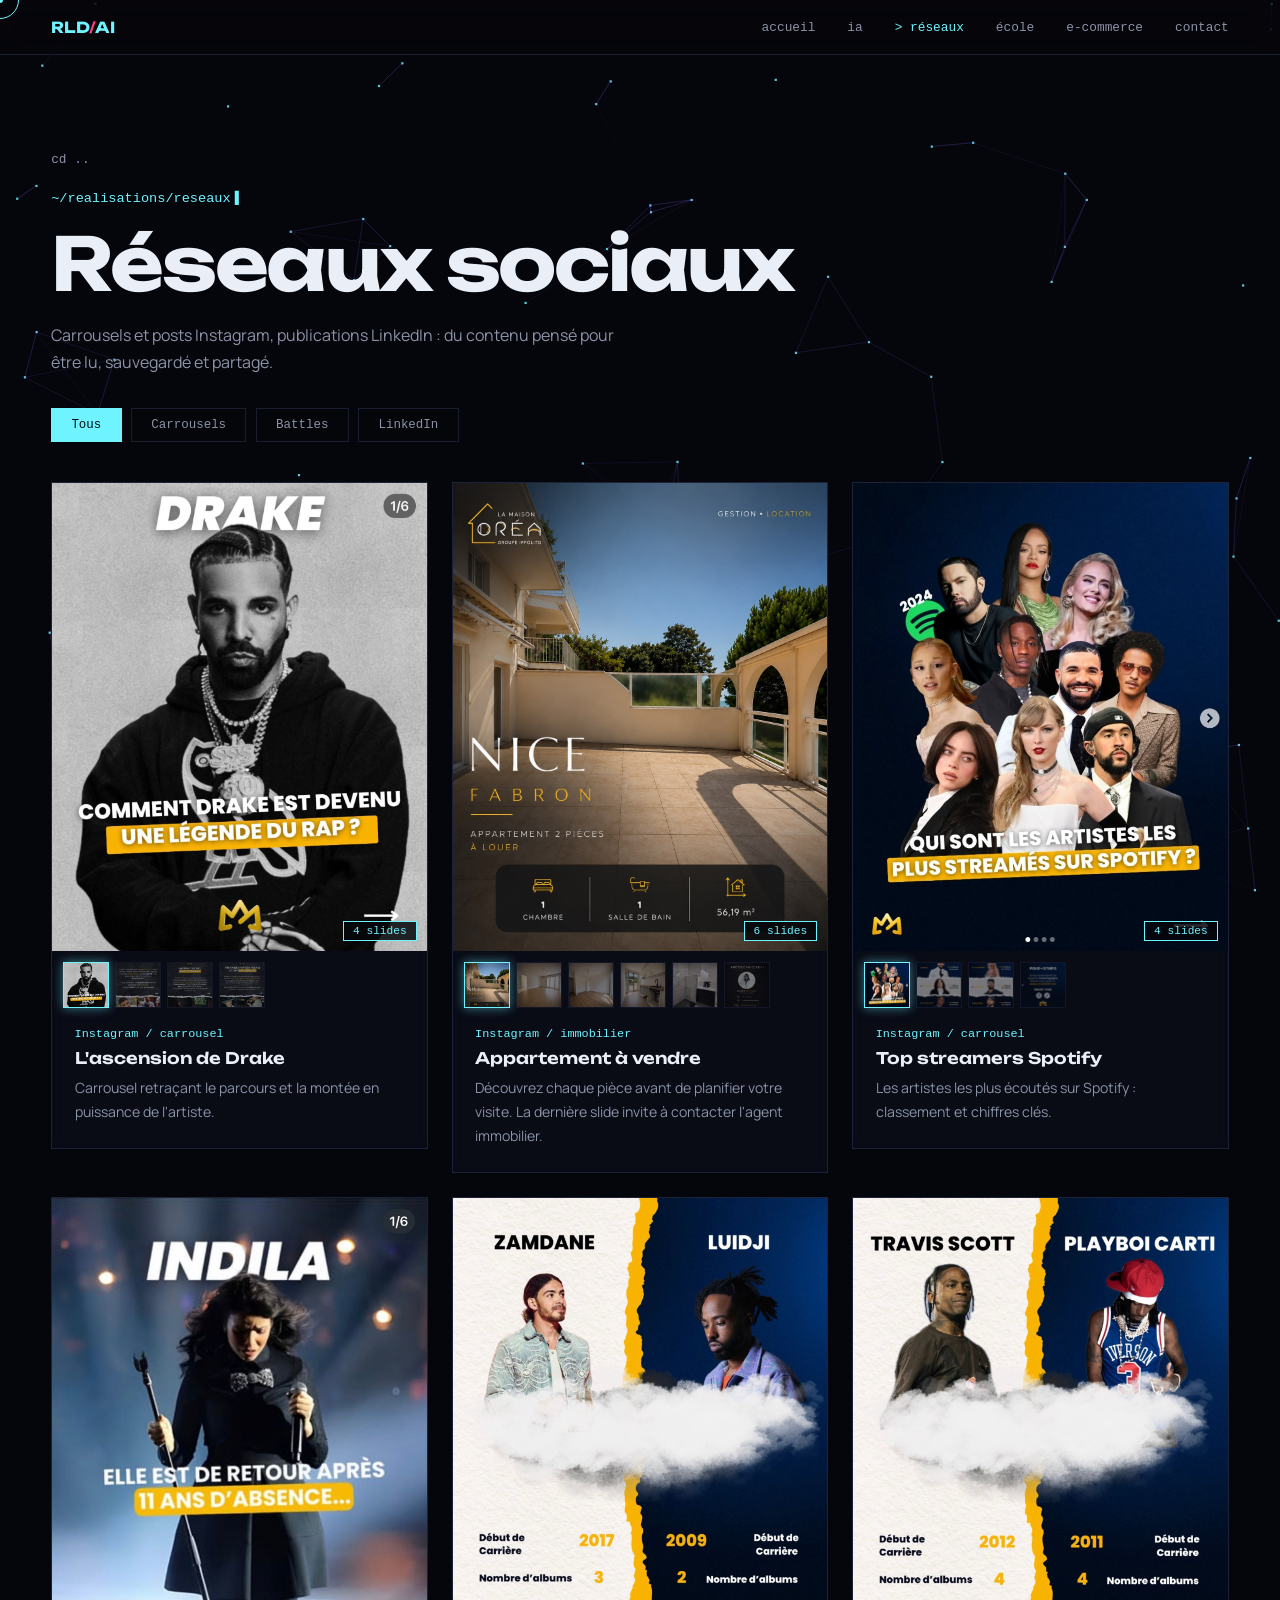
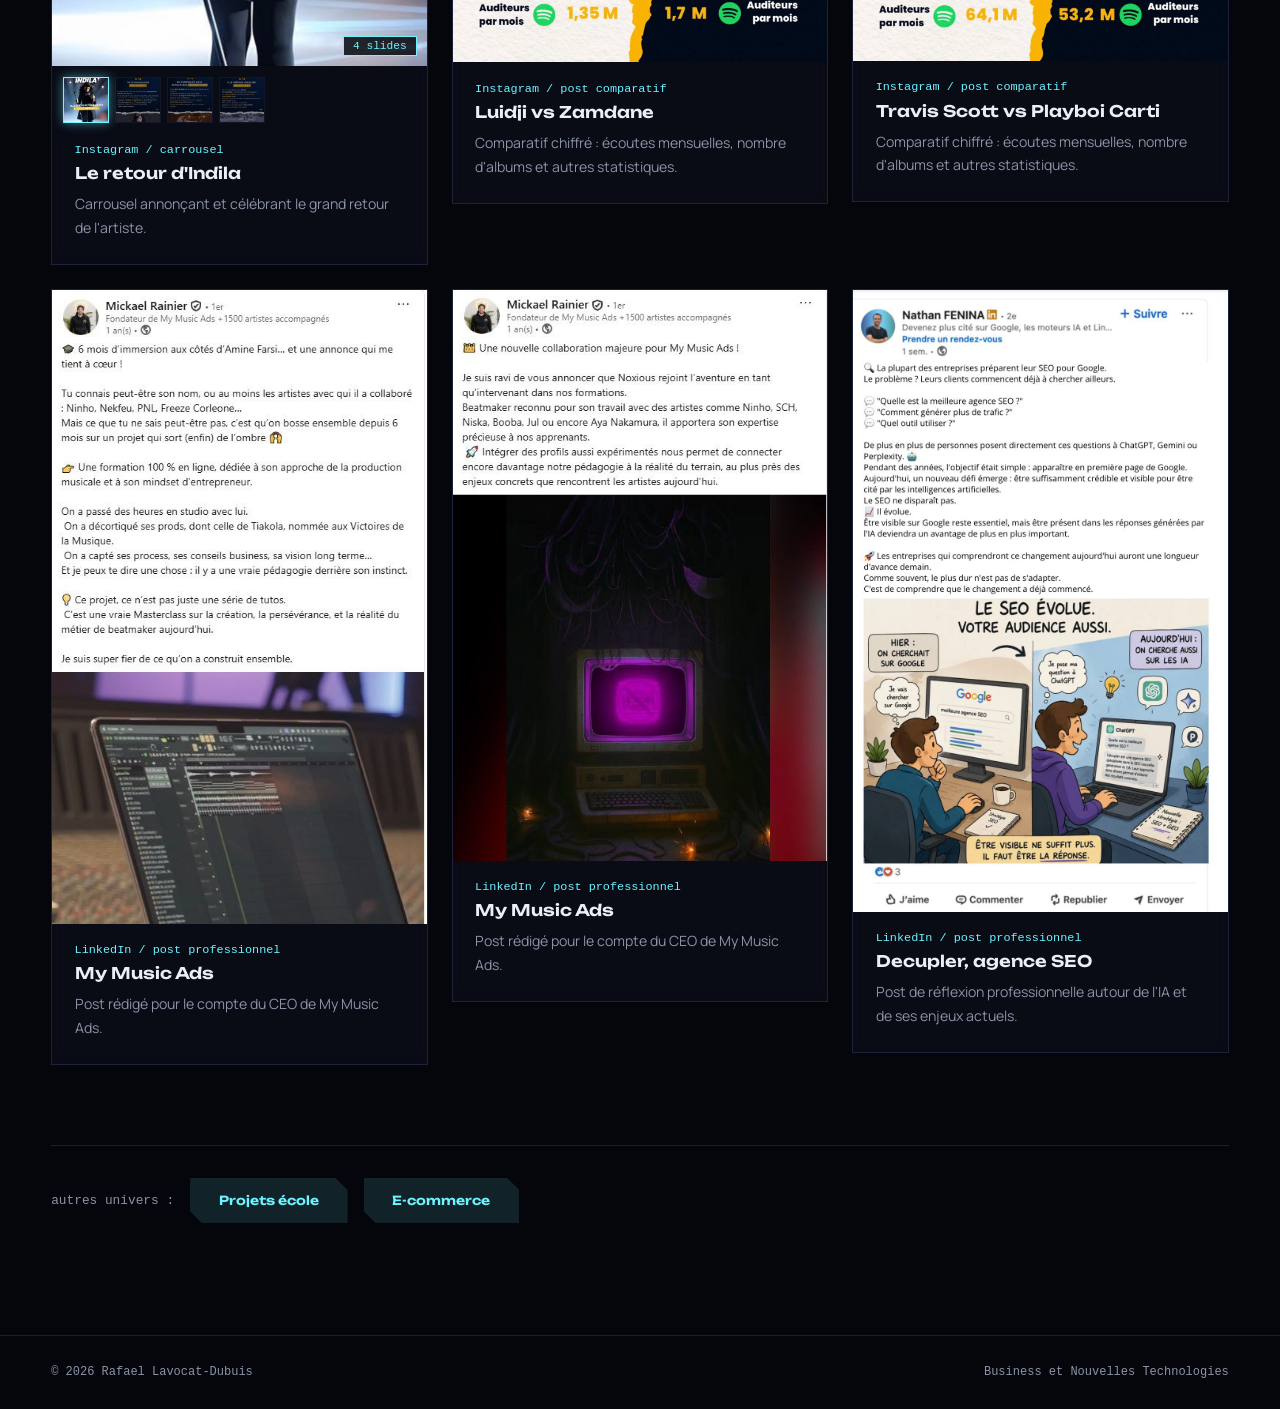
<file: reseaux.html>
<!DOCTYPE html>
<html lang="fr">
<head>
<meta charset="UTF-8">
<meta name="viewport" content="width=device-width, initial-scale=1.0">
<title>Réseaux sociaux — Rafael Lavocat-Dubuis</title>
<link href="https://fonts.googleapis.com/css2?family=Unbounded:wght@500;700&family=Manrope:wght@400;600&display=swap" rel="stylesheet">
<link rel="stylesheet" href="style.css">
</head>
<body data-cat="reseaux">
<main id="main"></main>
<script src="app.js"></script>
</body>
</html>
</file>
<file: style.css>
:root{--bg:#05060b;--c1:#6ef3ff;--c2:#8a5cff;--c3:#ff3d81;--tx:#e9eef7;--mu:#8b93a7;--ln:rgba(140,170,255,.15);--d:'Unbounded',sans-serif;--b:'Manrope',sans-serif;--m:ui-monospace,'SF Mono',Menlo,Consolas,monospace}
*{box-sizing:border-box;margin:0;padding:0}
html{scroll-behavior:smooth}
body{background:var(--bg);color:var(--tx);font:400 1rem/1.7 var(--b);overflow-x:hidden}
a{color:inherit;text-decoration:none}
img{max-width:100%}
::selection{background:var(--c1);color:#031014}
@media(pointer:fine){body,a,button,.z{cursor:none}}
@media(pointer:coarse){.cur,.cur2{display:none}}
#bg{position:fixed;inset:0;z-index:-1;width:100%;height:100%}
.pb{position:fixed;top:0;left:0;height:2px;width:0;background:linear-gradient(90deg,var(--c1),var(--c3));z-index:300}
.cur,.cur2{position:fixed;top:0;left:0;pointer-events:none;z-index:400;border-radius:50%}
.cur{width:6px;height:6px;background:var(--c1);margin:-3px 0 0 -3px}
.cur2{width:38px;height:38px;margin:-19px 0 0 -19px;border:1px solid var(--c1);transition:width .25s,height .25s,margin .25s,background .25s}
.cur2.h{width:72px;height:72px;margin:-36px 0 0 -36px;background:rgba(110,243,255,.1)}
.pt{position:fixed;inset:0;z-index:500;pointer-events:none;background:linear-gradient(135deg,var(--c2),var(--c1));transform:translateY(0);transition:transform .6s cubic-bezier(.7,0,.2,1)}
.pt.out{transform:translateY(-100%)}.pt.rst{transform:translateY(100%);transition:none}.pt.in{transform:translateY(0)}
/* NAV */
nav{position:fixed;top:0;left:0;right:0;z-index:100;display:flex;justify-content:space-between;align-items:center;padding:1.1rem 4vw;background:rgba(5,6,11,.6);backdrop-filter:blur(14px);border-bottom:1px solid var(--ln)}
.logo{font:700 .95rem var(--d);color:var(--c1)}.logo b{color:var(--c3)}
nav ul{display:flex;gap:2rem;list-style:none;font:.8rem var(--m)}
nav a{color:var(--mu);transition:color .3s}nav a:hover,nav a.on{color:var(--c1)}nav a.on::before{content:'> '}
/* HERO */
.hero{min-height:100vh;display:grid;grid-template-columns:1.15fr .85fr;gap:3rem;align-items:center;padding:8rem 4vw 4rem}
.prompt{font:.85rem var(--m);color:var(--c1);margin-bottom:1.2rem}
.prompt::after{content:'▌';margin-left:4px;animation:bl 1s steps(2) infinite}
@keyframes bl{50%{opacity:0}}
.name{font:700 clamp(1.8rem,4.6vw,4.2rem)/1.05 var(--d);letter-spacing:-.03em;margin-bottom:1.4rem}
.glitch{position:relative;display:block}
.glitch::before,.glitch::after{content:attr(data-t);position:absolute;inset:0;clip-path:inset(0 0 100% 0)}
.glitch::before{color:var(--c3);animation:g1 4s infinite steps(1)}
.glitch::after{color:var(--c1);animation:g2 4s infinite steps(1)}
@keyframes g1{0%,88%,100%{clip-path:inset(0 0 100% 0)}90%{clip-path:inset(15% 0 55% 0);transform:translate(-5px)}94%{clip-path:inset(65% 0 8% 0);transform:translate(4px)}}
@keyframes g2{0%,89%,100%{clip-path:inset(0 0 100% 0)}91%{clip-path:inset(50% 0 25% 0);transform:translate(5px)}95%{clip-path:inset(5% 0 75% 0);transform:translate(-4px)}}
.g{background:linear-gradient(90deg,var(--c1),var(--c2) 60%,var(--c3));-webkit-background-clip:text;background-clip:text;color:transparent}
.role{font:500 clamp(.9rem,1.6vw,1.2rem) var(--d);margin-bottom:1.2rem;min-height:1.6em}
.lead{color:var(--mu);max-width:58ch}
.cta{display:flex;gap:1rem;flex-wrap:wrap;margin-top:2.2rem}
.btn{display:inline-block;padding:.95rem 1.8rem;font:600 .78rem var(--d);background:var(--c1);color:#031014;clip-path:polygon(0 0,calc(100% - 12px) 0,100% 12px,100% 100%,12px 100%,0 calc(100% - 12px));transition:background .3s,transform .3s}
.btn:hover{background:#fff;transform:translateY(-3px)}
.btn.ghost{background:rgba(110,243,255,.12);color:var(--c1)}.btn.ghost:hover{background:var(--c1);color:#031014}
.vis{position:relative;justify-self:center;width:min(340px,78vw);aspect-ratio:3/4}
.frame{position:absolute;inset:0;padding:2px;overflow:hidden;clip-path:polygon(12% 0,100% 0,100% 88%,88% 100%,0 100%,0 12%)}
.frame::before{content:'';position:absolute;inset:-60%;background:conic-gradient(var(--c1),var(--c2),var(--c3),var(--c1));animation:sp 5s linear infinite}
@keyframes sp{to{transform:rotate(1turn)}}
.frame img{position:relative;display:block;width:100%;height:100%;object-fit:cover;clip-path:polygon(12% 0,100% 0,100% 88%,88% 100%,0 100%,0 12%)}
.vis::after{content:'';position:absolute;left:0;right:0;top:0;height:2px;background:var(--c1);box-shadow:0 0 24px 4px var(--c1);opacity:.7;animation:scan 3.6s ease-in-out infinite}
@keyframes scan{50%{top:100%}}
.chip{position:absolute;z-index:3;font:.72rem var(--m);padding:.4rem .8rem;border:1px solid var(--ln);background:rgba(5,6,11,.75);backdrop-filter:blur(6px);color:var(--c1);animation:fl 5s ease-in-out infinite}
.k1{top:8%;left:-14%}.k2{top:52%;right:-16%;animation-delay:-2s}.k3{bottom:6%;left:-8%;animation-delay:-3.5s}
@keyframes fl{50%{transform:translateY(-12px)}}
.mq{overflow:hidden;border-block:1px solid var(--ln);padding:1rem 0;font:700 1.2rem var(--d);color:transparent;-webkit-text-stroke:1px var(--mu);white-space:nowrap;background:rgba(5,6,11,.5)}
.mq div{display:inline-block;animation:mq 35s linear infinite}
@keyframes mq{to{transform:translateX(-50%)}}
/* SECTIONS */
.sec{padding:7rem 4vw}
.h2{font:700 clamp(1.6rem,3.6vw,2.8rem)/1.15 var(--d);letter-spacing:-.02em;margin-bottom:3rem;max-width:22ch}
.h1{font:700 clamp(2rem,6vw,4.6rem)/1.05 var(--d);letter-spacing:-.03em;margin-bottom:1.2rem}
.rv{opacity:0;transform:translateY(30px);transition:opacity .9s,transform .9s cubic-bezier(.2,.8,.2,1)}
.rv.in{opacity:1;transform:none}
.h2.rv{transform:none;clip-path:inset(0 100% 0 0);transition:clip-path 1.1s cubic-bezier(.7,0,.2,1),opacity .6s}
.h2.rv.in{clip-path:inset(-10% -2% -10% -2%)}
.two{display:grid;grid-template-columns:1fr 1fr;gap:4rem;align-items:start}
.gl{position:relative;background:rgba(14,18,32,.55);border:1px solid var(--ln);backdrop-filter:blur(8px);transition:border-color .3s,transform .15s ease-out}
.gl::before{content:'';position:absolute;inset:0;z-index:1;pointer-events:none;opacity:0;transition:opacity .3s;background:radial-gradient(420px circle at var(--mx,50%) var(--my,50%),rgba(110,243,255,.14),transparent 60%)}
.gl:hover::before{opacity:1}.gl:hover{border-color:rgba(110,243,255,.5)}
.term .dots{display:flex;gap:6px;padding:.8rem 1rem;border-bottom:1px solid var(--ln)}
.dots i{width:9px;height:9px;border-radius:50%;background:var(--mu);opacity:.5}
.term pre{padding:1.4rem;font:.85rem/1.9 var(--m);color:var(--c1);white-space:pre-wrap;min-height:250px}
.stats{display:flex;gap:2.5rem;margin-top:2.5rem;flex-wrap:wrap}
.stats b{display:block;font:700 2.3rem var(--d);color:var(--c1)}.stats small{color:var(--mu);font-size:.82rem}
.sk{margin-bottom:1.6rem}.sk>div:first-child{display:flex;justify-content:space-between;font:.85rem var(--m);margin-bottom:.5rem}
.bar{height:4px;background:var(--ln)}
.bar i{display:block;height:100%;width:0;background:linear-gradient(90deg,var(--c2),var(--c1));box-shadow:0 0 12px var(--c1);transition:width 1.8s cubic-bezier(.2,.8,.2,1) .2s}
.sk.in .bar i{width:var(--w)}
.ints{display:grid;grid-template-columns:1fr 1fr;gap:1rem;margin-top:3rem}
.int{padding:1.5rem}.int h3{font:600 .92rem var(--d);margin-bottom:.6rem;color:var(--c1)}.int p{font-size:.86rem;color:var(--mu)}
.portals{display:grid;grid-template-columns:repeat(3,1fr);gap:1.5rem}
.portal{display:block;overflow:hidden;aspect-ratio:3/4}
.portal img{position:absolute;inset:0;width:100%;height:100%;object-fit:cover;opacity:.55;transition:transform .8s,opacity .5s}
.portal:hover img{transform:scale(1.08);opacity:.85}
.portal::after{content:'';position:absolute;inset:0;background:linear-gradient(0deg,rgba(5,6,11,.95) 5%,transparent 65%)}
.portal>div{position:absolute;left:0;right:0;bottom:0;z-index:2;padding:1.6rem}
.portal h3{font:700 1.25rem var(--d);margin-bottom:.4rem}.portal p{font-size:.88rem;color:var(--mu)}
.portal .n{display:inline-block;margin-top:.8rem;font:.78rem var(--m);color:var(--c1)}
.contact{text-align:center;border-top:1px solid var(--ln)}
.contact .h2{margin-inline:auto}.contact .lead{margin:0 auto 2.5rem}
.contact .cta{justify-content:center}
footer{display:flex;justify-content:space-between;gap:1rem;flex-wrap:wrap;padding:1.8rem 4vw;border-top:1px solid var(--ln);font:.75rem var(--m);color:var(--mu)}
/* SOUS-PAGES */
.head{padding-top:9rem}
.back{display:inline-block;font:.8rem var(--m);color:var(--mu);margin-bottom:1.5rem;transition:color .3s}.back:hover{color:var(--c1)}
.f{display:flex;gap:.6rem;flex-wrap:wrap;margin:2rem 0 2.5rem}
.f button{font:.78rem var(--m);background:rgba(5,6,11,.5);color:var(--mu);border:1px solid var(--ln);padding:.55rem 1.2rem;transition:.25s}
.f button.on,.f button:hover{color:#031014;background:var(--c1);border-color:var(--c1)}
.grid{display:grid;grid-template-columns:repeat(auto-fill,minmax(290px,1fr));gap:1.5rem;align-items:start}
.wide{grid-column:span 2}
.pop{animation:pop .7s cubic-bezier(.2,.8,.2,1) backwards}
@keyframes pop{from{opacity:0;transform:translateY(28px) scale(.96)}}
.card{overflow:hidden}
.media{position:relative;overflow:hidden;background:#0b0e1a}
.media img{display:block;width:100%;transition:transform .6s}
.media[style] img{height:100%;object-fit:cover}
.media iframe{position:absolute;inset:0;width:100%;height:100%;border:0}
.z{cursor:zoom-in}.z:hover img{transform:scale(1.05)}
.bdg{position:absolute;right:10px;bottom:10px;font:.7rem var(--m);background:rgba(5,6,11,.85);border:1px solid var(--c1);color:var(--c1);padding:3px 9px}
.th{display:flex;gap:6px;padding:.7rem .7rem 0;flex-wrap:wrap}
.th img{width:46px;height:46px;object-fit:cover;opacity:.5;border:1px solid var(--ln);transition:.25s}
.th img:hover{opacity:.9}.th img.on{opacity:1;border-color:var(--c1);box-shadow:0 0 10px rgba(110,243,255,.5)}
.cb{padding:1.2rem 1.4rem 1.5rem}
.tg{font:.74rem var(--m);color:var(--c1);margin-bottom:.4rem}
.cb h3{font:600 1rem/1.3 var(--d);margin-bottom:.5rem}.cb p{font-size:.88rem;color:var(--mu)}
.more{display:flex;gap:1rem;flex-wrap:wrap;margin-top:5rem;padding-top:2rem;border-top:1px solid var(--ln);align-items:center;font:.8rem var(--m);color:var(--mu)}
/* LIGHTBOX */
.lb{position:fixed;inset:0;background:rgba(3,4,8,.94);backdrop-filter:blur(10px);z-index:350;display:none;align-items:center;justify-content:center}
.lb.on{display:flex}
.lb img{max-width:90vw;max-height:84vh;border:1px solid var(--ln);animation:pop .4s}
.lb button{position:absolute;width:46px;height:46px;background:rgba(255,255,255,.06);border:1px solid var(--ln);color:var(--tx);font-size:1.2rem;transition:.25s}
.lb button:hover{border-color:var(--c1);color:var(--c1)}
.lb .x{top:1.5rem;right:1.5rem}.lb .p{left:1.5rem;top:50%}.lb .nx{right:1.5rem;top:50%}
.lb span{position:absolute;bottom:1.5rem;font:.78rem var(--m);color:var(--mu)}
@media(max-width:900px){
.hero,.two,.portals,.ints{grid-template-columns:1fr}
.hero{padding-top:7rem}.sec{padding:5rem 6vw}
.portal{aspect-ratio:4/3}.wide{grid-column:auto}
nav ul{gap:1rem;font-size:.7rem}.logo{display:none}nav{justify-content:center}}
@media(prefers-reduced-motion:reduce){*{animation:none!important;transition:none!important}.rv{opacity:1;transform:none}.h2.rv{clip-path:none}}
</file>
